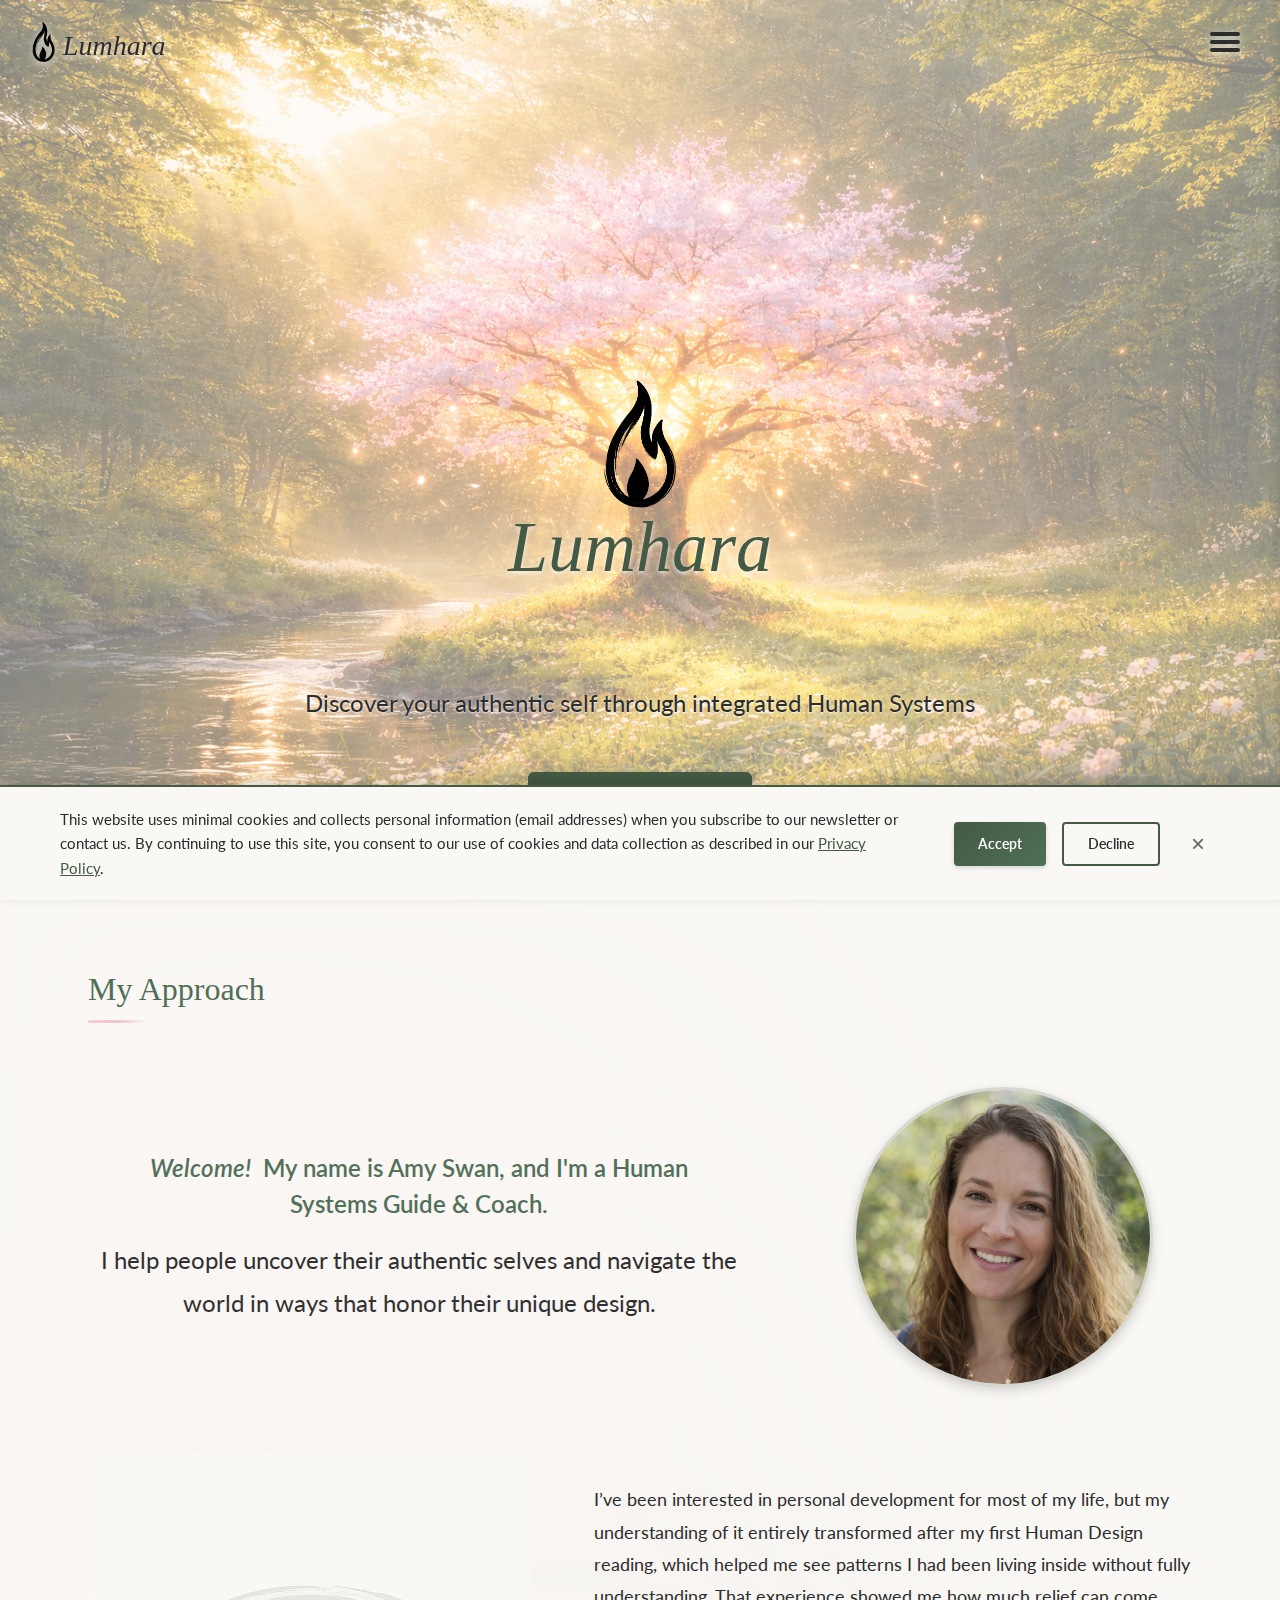
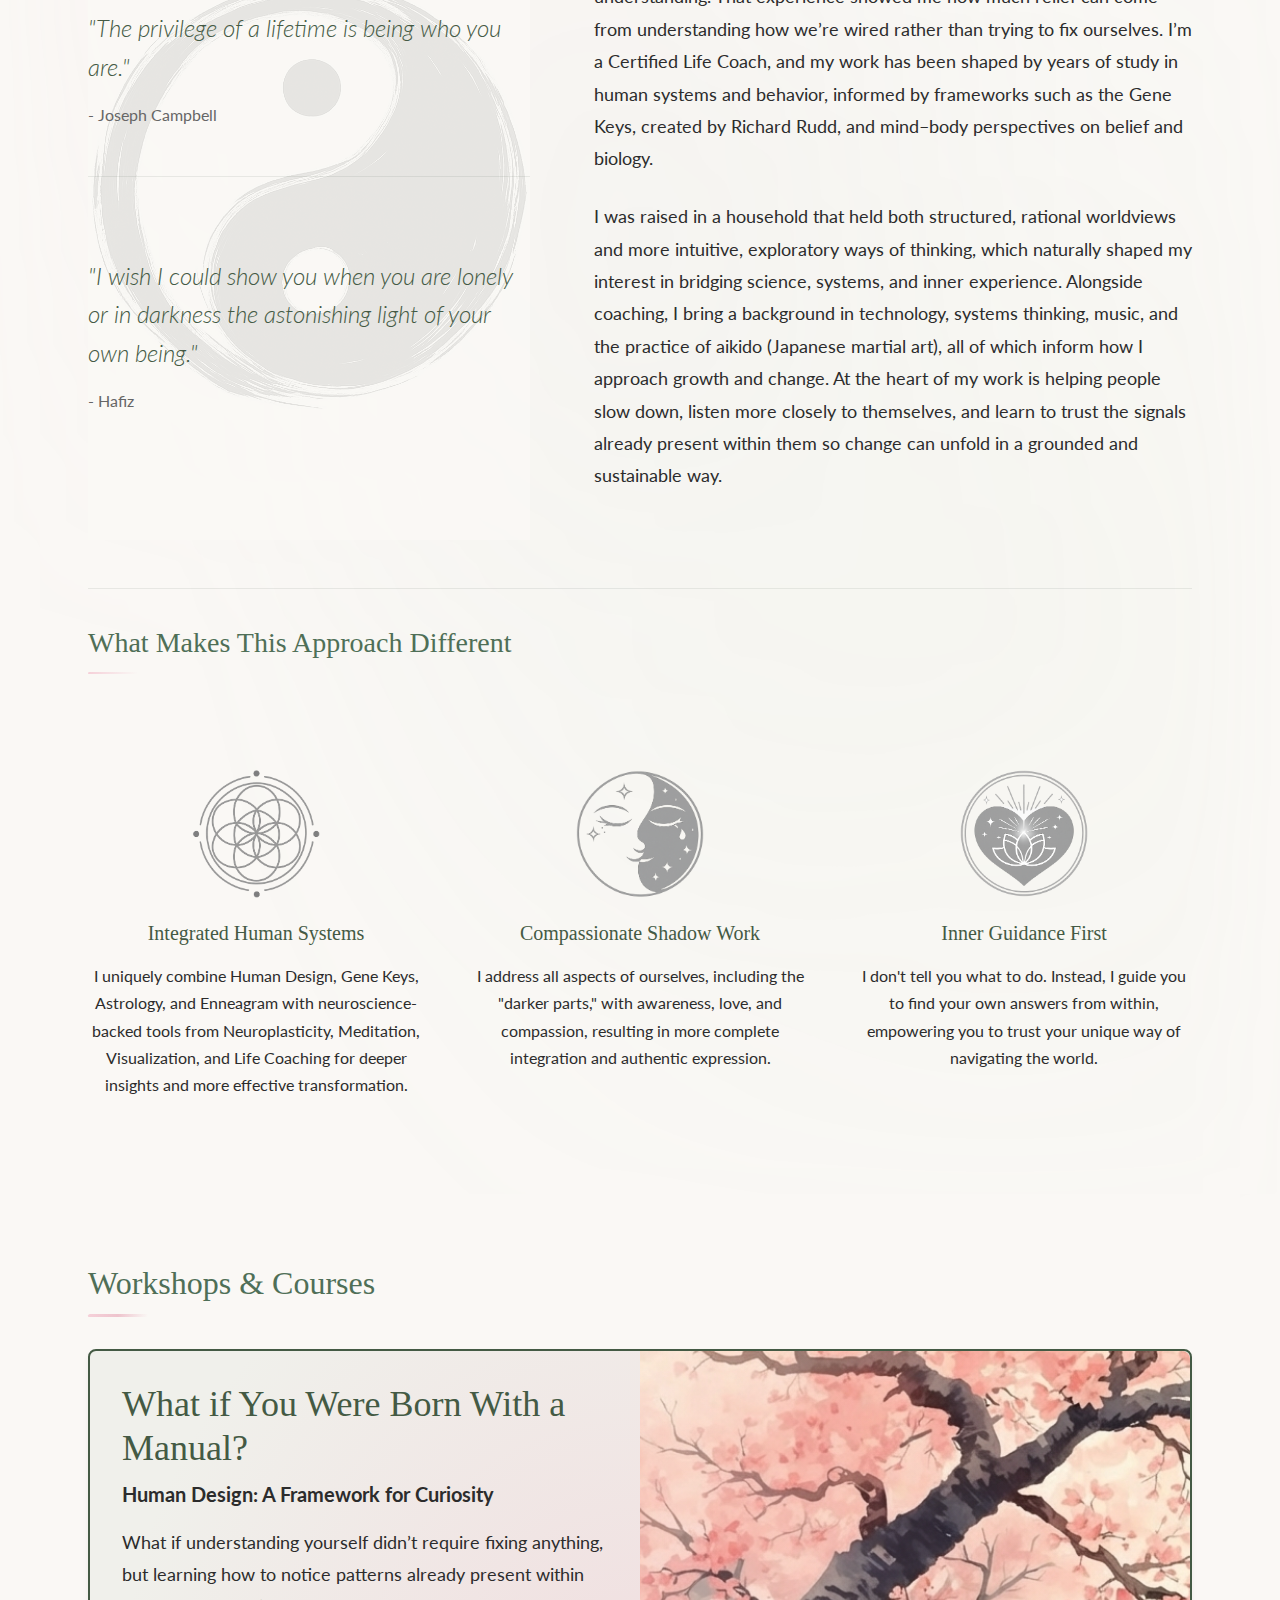
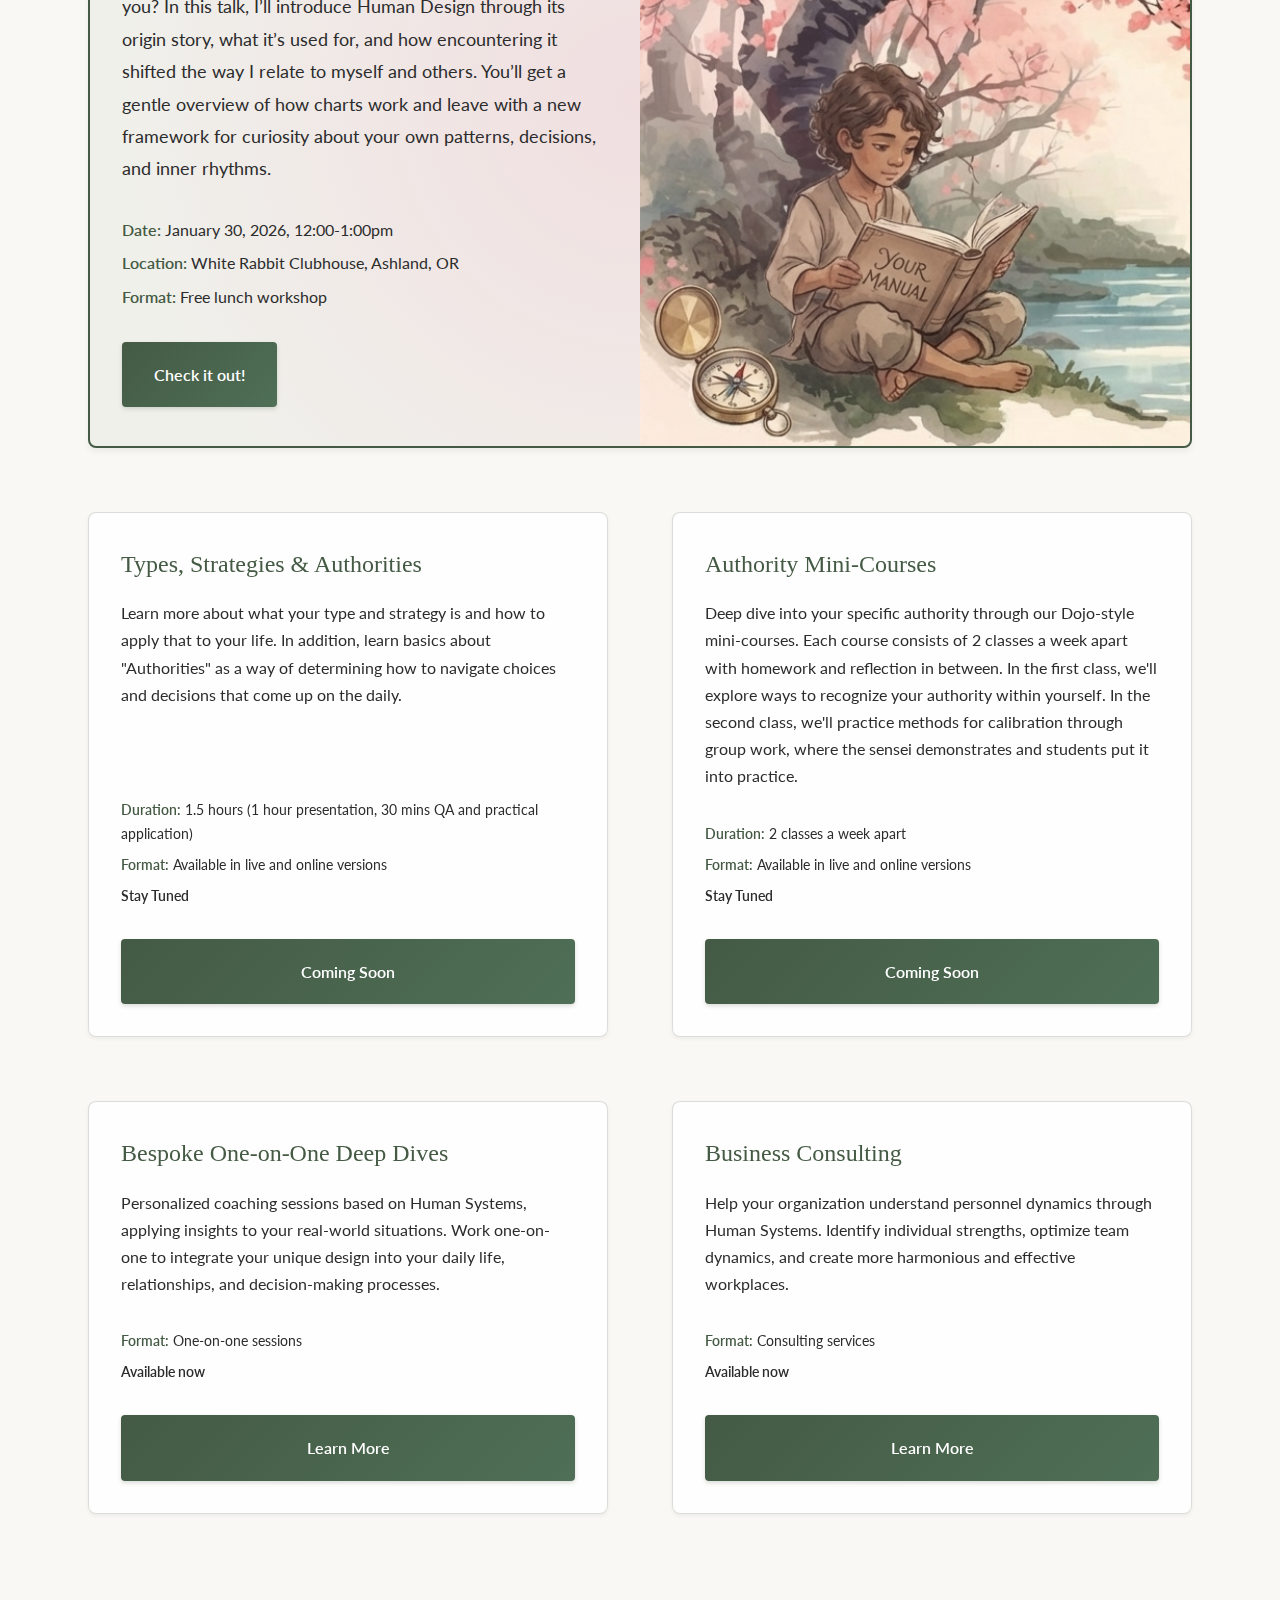
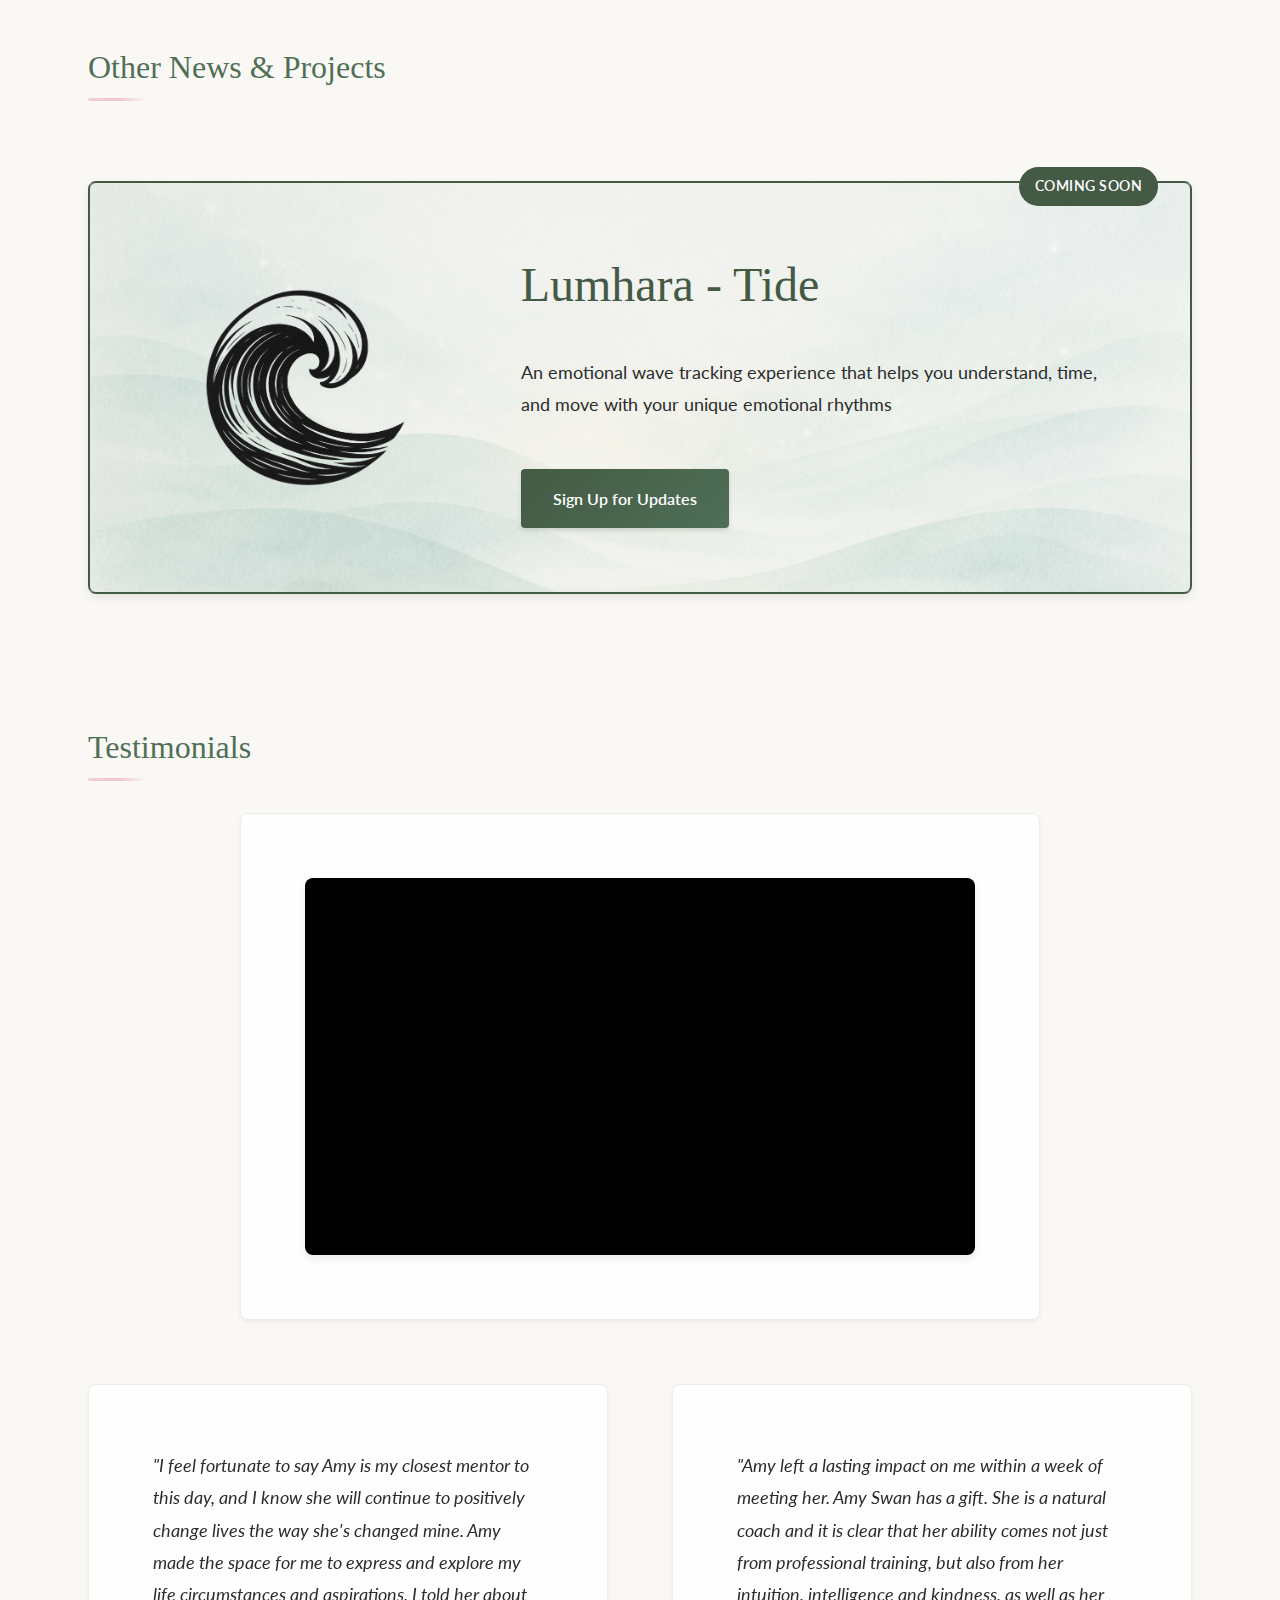
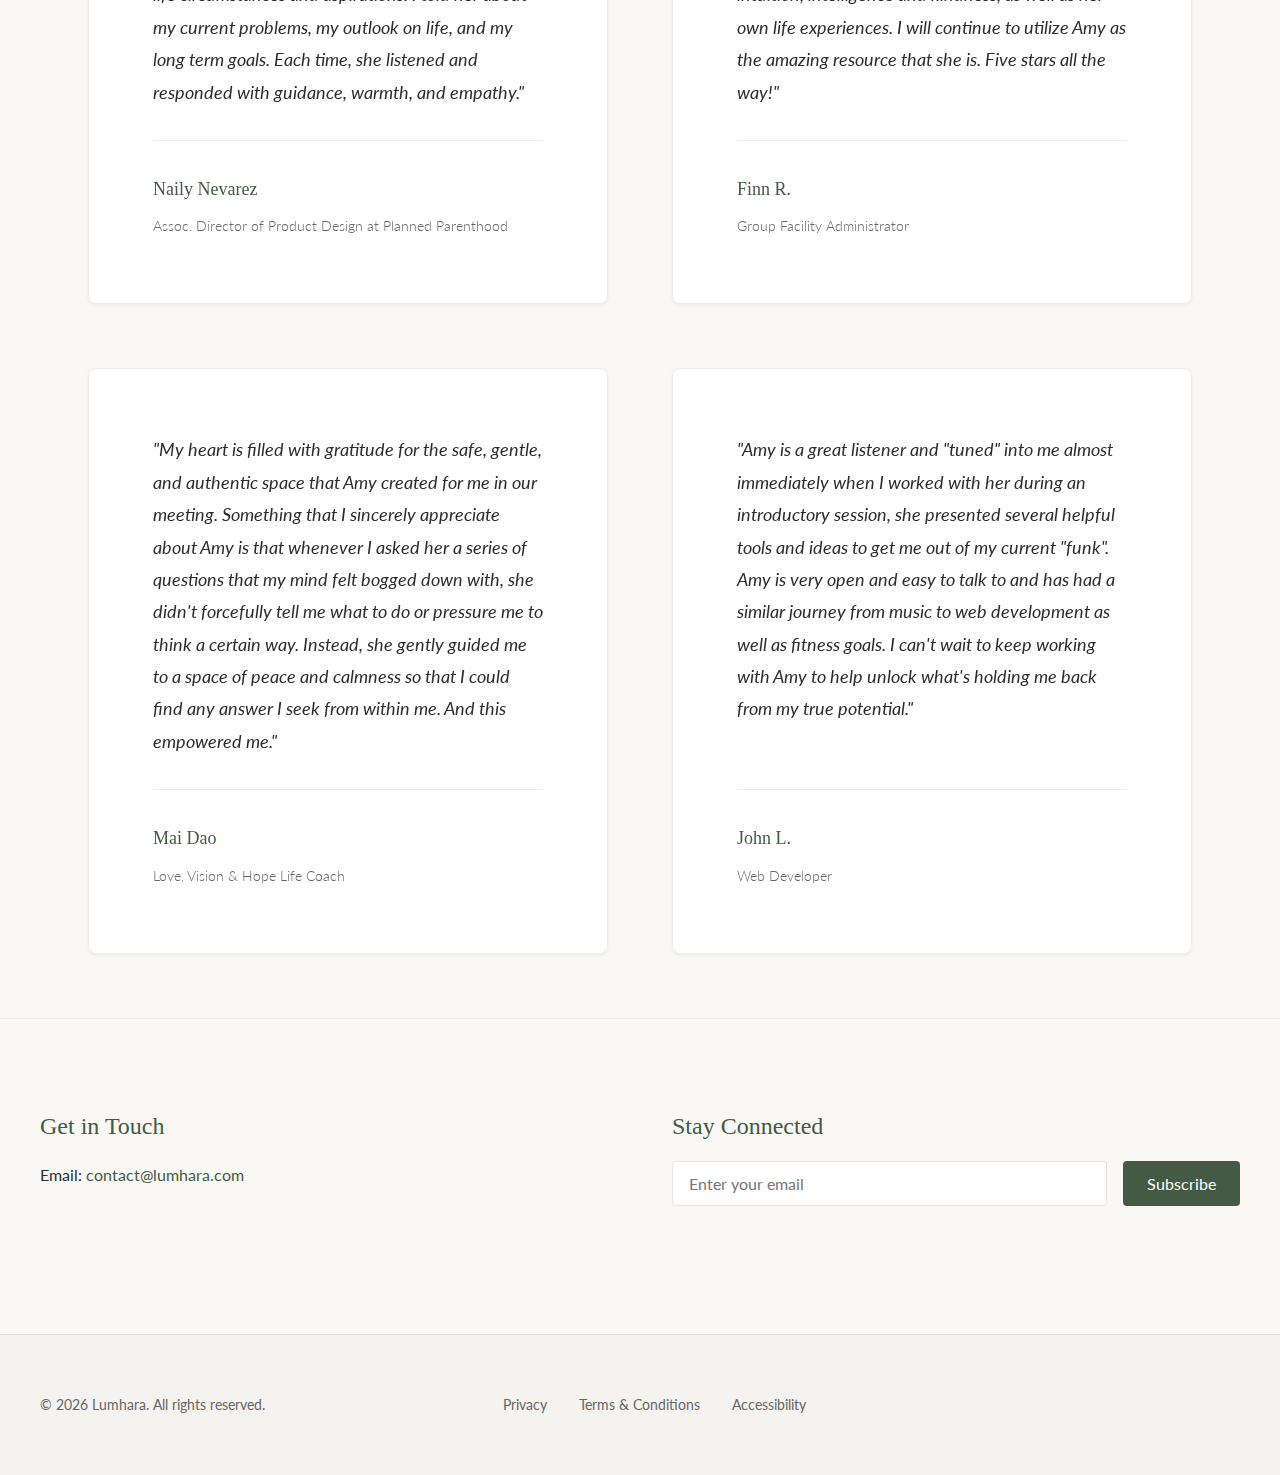
<file: index.html>
<!DOCTYPE html>
<html lang="en">
<head>
    <meta charset="UTF-8">
    <meta name="viewport" content="width=device-width, initial-scale=1.0">
    <meta name="description" content="Lumhara - Human Systems Guide & Coach in Ashland, OR. Illuminate your authentic self through Human Systems guidance, Human Design, Gene Keys, and compassionate coaching.">
    <meta name="keywords" content="Human Systems Guide, Human Design, Gene Keys, Life Coach, Ashland Oregon, Personal Development, Shadow Work, Inner Guidance, Amy Swan">
    <meta name="author" content="Amy Swan">
    <meta name="geo.region" content="US-OR">
    <meta name="geo.placename" content="Ashland">
    <meta name="geo.position" content="42.1946;-122.7095">
    <meta name="ICBM" content="42.1946, -122.7095">
    
    <!-- Open Graph / Facebook -->
    <meta property="og:type" content="website">
    <meta property="og:url" content="https://lumharalife.com/">
    <meta property="og:title" content="Lumhara Life - Human Systems Guide & Coach | Ashland, OR">
    <meta property="og:description" content="Illuminate your authentic self through Human Systems guidance, Human Design, Gene Keys, and compassionate coaching in Ashland, Oregon.">
    <meta property="og:image" content="https://lumharalife.com/assets/images/about-me_headshot-metafield.png">
    <meta property="og:image:width" content="600">
    <meta property="og:image:height" content="600">
    <meta property="og:image:alt" content="Amy Swan, Lumhara Life - Human Systems Guide & Coach">
    <meta property="og:locale" content="en_US">
    
    <!-- Twitter -->
    <meta property="twitter:card" content="summary_large_image">
    <meta property="twitter:url" content="https://lumharalife.com/">
    <meta property="twitter:title" content="Lumhara - Human Systems Guide & Coach | Ashland, OR">
    <meta property="twitter:description" content="Illuminate your authentic self through Human Systems guidance, Human Design, Gene Keys, and compassionate coaching in Ashland, Oregon.">
    <meta property="twitter:image" content="https://lumharalife.com/assets/images/about-me_headshot-metafield.png">
    <meta property="twitter:image:width" content="600">
    <meta property="twitter:image:height" content="600">
    <meta property="twitter:image:alt" content="Amy Swan, Lumhara Life - Human Systems Guide & Coach">
    
    <!-- Canonical URL -->
    <link rel="canonical" href="https://lumharalife.com/">
    
    <!-- Favicon -->
    <link rel="icon" type="image/png" href="assets/images/lumhara_logo_square.png">
    <link rel="apple-touch-icon" href="assets/images/lumhara_logo_square.png">
    
    <title>Lumhara - Human Systems Guide & Coach | Ashland, OR</title>
    <link rel="preconnect" href="https://fonts.googleapis.com">
    <link rel="preconnect" href="https://fonts.gstatic.com" crossorigin>
    <link href="https://fonts.googleapis.com/css2?family=Lato:wght@300;400;700&display=swap" rel="stylesheet">
    <link rel="stylesheet" href="https://cdnjs.cloudflare.com/ajax/libs/font-awesome/6.5.1/css/all.min.css" integrity="sha512-DTOQO9RWCH3ppGqcWaEA1BIZOC6xxalwEsw9c2QQeAIftl+Vegovlnee1c9QX4TctnWMn13TZye+giMm8e2LwA==" crossorigin="anonymous" referrerpolicy="no-referrer" />
    <link rel="stylesheet" href="css/styles.css">
    
    <!-- Structured Data (Schema.org) -->
    <script type="application/ld+json">
    {
      "@context": "https://schema.org",
      "@type": "LocalBusiness",
      "name": "Lumhara Life",
      "description": "Human Systems Guide & LifeCoach offering Human Design, Gene Keys, and compassionate coaching services",
      "url": "https://lumharalife.com",
      "telephone": "",
      "address": {
        "@type": "PostalAddress",
        "addressLocality": "Ashland",
        "addressRegion": "OR",
        "addressCountry": "US"
      },
      "geo": {
        "@type": "GeoCoordinates",
        "latitude": "42.1946",
        "longitude": "-122.7095"
      },
      "areaServed": {
        "@type": "City",
        "name": "Ashland"
      },
      "founder": {
        "@type": "Person",
        "name": "Amy Swan"
      },
      "serviceType": [
        "Human Design Reading",
        "Life Coaching",
        "Gene Keys Guidance",
        "Shadow Work",
        "Personal Development"
      ],
      "priceRange": "$$"
    }
    </script>
    
    <script type="application/ld+json">
    {
      "@context": "https://schema.org",
      "@type": "Person",
      "name": "Amy Swan",
      "jobTitle": "Human Systems Guide & Life Coach",
      "worksFor": {
        "@type": "LocalBusiness",
        "name": "Lumhara"
      },
      "address": {
        "@type": "PostalAddress",
        "addressLocality": "Ashland",
        "addressRegion": "OR",
        "addressCountry": "US"
      }
    }
    </script>
</head>
<body>
    <a href="#main-content" class="skip-link">Skip to main content</a>
    <header>
        <lumhara-header></lumhara-header>
    </header>

    <lumhara-hero></lumhara-hero>

    <main id="main-content">
        <section id="my-approach">
            <h2>My Approach</h2>
            
            <div class="approach-intro">
                <div class="approach-headshot">
                    <img src="assets/images/about-me_headshot.png" alt="Amy Swan, Human Systems Guide & Coach" />
                </div>
                <div class="approach-intro-text">
                    <p class="approach-lead"><strong><i>Welcome!</i>&nbsp; My name is Amy Swan, and I'm a Human Systems Guide & Coach.</strong>
                        I help people uncover their authentic selves and navigate the world in ways that honor their unique design.</p>
                </div>
            </div>
            
            <div class="approach-main-content">
                <div class="philosophy-quote">
                    <blockquote>
                        <p>"The privilege of a lifetime is being who you are."</p>
                        <cite>- Joseph Campbell</cite>
                    </blockquote>
                    <blockquote>
                        <p>"I wish I could show you when you are lonely or in darkness the astonishing light of your own being."</p>
                        <cite>- Hafiz</cite>
                    </blockquote>
                </div>
                
                <div class="approach-story">
                    <p>
                        I’ve been interested in personal development for most of my life, but my understanding of it entirely transformed after my first
                        Human Design reading, which helped me see patterns I had been living inside without fully understanding. That experience showed me
                        how much relief can come from understanding how we’re wired rather than trying to fix ourselves. I’m a Certified Life
                        Coach, and my work has been shaped by years of study in human systems and behavior, informed by frameworks such as the
                        Gene Keys, created by Richard Rudd, and mind–body perspectives on belief and biology.
                      </p>
                      <br />
                      <p>
                        I was raised in a household that held both structured, rational worldviews and more intuitive, exploratory ways of
                        thinking, which naturally shaped my interest in bridging science, systems, and inner experience. Alongside coaching, I
                        bring a background in technology, systems thinking, music, and the practice of aikido (Japanese martial art), all of which inform how I
                        approach growth and change. At the heart of my work is helping people slow down, listen more closely to themselves,
                        and learn to trust the signals already present within them so change can unfold in a grounded and sustainable way.
                      </p>
                </div>
            </div>
                
            <div class="approach-summary">
                <h3>What Makes This Approach Different</h3>
                <div class="approach-items">
                    <div class="approach-item">
                        <img src="assets/images/integrated-human-systems.png" alt="Integrated Human Systems" class="approach-icon" />   
                        <h4>Integrated Human Systems</h4>
                        <p>I uniquely combine Human Design, Gene Keys, Astrology, and Enneagram with neuroscience-backed tools from Neuroplasticity, Meditation, Visualization, and Life Coaching for deeper insights and more effective transformation.</p>
                    </div> 
                    <div class="approach-item">
                        <img src="assets/images/compassionate-shadow-work.png" alt="Compassionate Shadow Work" class="approach-icon" />
                        <h4>Compassionate Shadow Work</h4>
                        <p>I address all aspects of ourselves, including the "darker parts," with awareness, love, and compassion, resulting in more complete integration and authentic expression.</p>
                    </div> 
                    <div class="approach-item">
                        <img src="assets/images/inner-guidance-first.png" alt="Inner Guidance First" class="approach-icon" />
                        <h4>Inner Guidance First</h4>
                        <p>I don't tell you what to do. Instead, I guide you to find your own answers from within, empowering you to trust your unique way of navigating the world.</p>
                    </div>
                </div>
            </div>
        </section>

        <section id="offerings">
            <h2>Workshops & Courses</h2>
            
            <!-- Featured Offer -->
            <article class="featured-offer" aria-label="Featured upcoming event">
                <div class="featured-offer-container">
                    <div class="featured-offer-content">
                        <h3>What if You Were Born With a Manual?</h3>
                        <h4><strong>Human Design: A Framework for Curiosity</strong></h4>
                        <p class="featured-offer-description">What if understanding yourself didn’t require fixing anything, but learning how to notice patterns already present within you? In this talk, I’ll introduce Human Design through its origin story, what it’s used for, and how encountering it shifted the way I relate to myself and others. You’ll get a gentle overview of how charts work and leave with a new framework for curiosity about your own patterns, decisions, and inner rhythms.</p>
                        <div class="featured-offer-details">
                            <p class="featured-offer-date"><strong>Date:</strong> January 30, 2026, 12:00-1:00pm</p>
                            <p class="featured-offer-location"><strong>Location:</strong> White Rabbit Clubhouse, Ashland, OR</p>
                            <p class="featured-offer-format"><strong>Format:</strong> Free lunch workshop</p>
                        </div>
                        <a href="https://whiterabbitashland.com/event/friday-noons-what-if-you-were-born-with-a-manual-2026-01-30-1200" class="cta-button">Check it out!</a>
                    </div>
                    <div class="featured-offer-image">
                        <img src="assets/images/IntroTalk.png" alt="Human Design: A Framework for Curiosity" />
                    </div>
                </div>
            </article>

            <!-- Offering Cards Grid -->
            <div class="offerings-grid">
                <!-- Workshop: Types, Strategies & Authorities -->
                <article class="offering-card" aria-label="Types, Strategies & Authorities workshop">
                    <div class="offering-card-content">
                        <h3>Types, Strategies & Authorities</h3>
                        <p class="offering-description">Learn more about what your type and strategy is and how to apply that to your life. In addition, learn basics about "Authorities" as a way of determining how to navigate choices and decisions that come up on the daily.</p>
                        <div class="offering-details">
                            <p class="offering-duration"><strong>Duration:</strong> 1.5 hours (1 hour presentation, 30 mins QA and practical application)</p>
                            <p class="offering-format"><strong>Format:</strong> Available in live and online versions</p>
                            <p class="offering-status">Stay Tuned</p>
                        </div>
                        <a href="contact.html" class="cta-button">Coming Soon</a>
                    </div>
                </article>

                <!-- Mini-Course: Authority Mini-Courses (Placeholder) -->
                <article class="offering-card" aria-label="Authority mini-courses">
                    <div class="offering-card-content">
                        <h3>Authority Mini-Courses</h3>
                        <p class="offering-description">Deep dive into your specific authority through our Dojo-style mini-courses. Each course consists of 2 classes a week apart with homework and reflection in between. In the first class, we'll explore ways to recognize your authority within yourself. In the second class, we'll practice methods for calibration through group work, where the sensei demonstrates and students put it into practice.</p>
                        <div class="offering-details">
                            <p class="offering-duration"><strong>Duration:</strong> 2 classes a week apart</p>
                            <p class="offering-format"><strong>Format:</strong> Available in live and online versions</p>
                            <p class="offering-status">Stay Tuned</p>
                        </div>
                        <a href="contact.html" class="cta-button">Coming Soon</a>
                    </div>
                </article>

                <!-- One-on-One Deep Dives -->
                <article class="offering-card" aria-label="Bespoke one-on-one deep dives">
                    <div class="offering-card-content">
                        <h3>Bespoke One-on-One Deep Dives</h3>
                        <p class="offering-description">Personalized coaching sessions based on Human Systems, applying insights to your real-world situations. Work one-on-one to integrate your unique design into your daily life, relationships, and decision-making processes.</p>
                        <div class="offering-details">
                            <p class="offering-format"><strong>Format:</strong> One-on-one sessions</p>
                            <p class="offering-status">Available now</p>
                        </div>
                        <a href="contact.html" class="cta-button">Learn More</a>
                    </div>
                </article>

                <!-- Business Consulting -->
                <article class="offering-card" aria-label="Business consulting">
                    <div class="offering-card-content">
                        <h3>Business Consulting</h3>
                        <p class="offering-description">Help your organization understand personnel dynamics through Human Systems. Identify individual strengths, optimize team dynamics, and create more harmonious and effective workplaces.</p>
                        <div class="offering-details">
                            <p class="offering-format"><strong>Format:</strong> Consulting services</p>
                            <p class="offering-status">Available now</p>
                        </div>
                        <a href="contact.html" class="cta-button">Learn More</a>
                    </div>
                </article>
            </div>
        </section>

        <section id="coming-soon">
            <h2>Other News & Projects</h2>
            
            <article class="coming-soon-card" aria-label="Lumhara - Tide coming soon">
                <span class="coming-soon-badge">Coming Soon</span>
                <div class="coming-soon-content">
                    <div class="coming-soon-logo">
                        <img src="assets/images/lumhara-tide_logo.png" alt="Lumhara - Tide logo, stylized wave graphic" />
                    </div>
                    <div class="coming-soon-text">
                        <h3>Lumhara - Tide</h3>
                        <p class="coming-soon-description">An emotional wave tracking experience that helps you understand, time, and move with your unique emotional rhythms</p>
                        <button class="cta-button" id="newsletter-signup-btn" aria-label="Sign up for updates about Lumhara - Tide and other upcoming projects">Sign Up for Updates</button>
                    </div>
                </div>
            </article>
        </section>

        <section id="testimonials">
            <h2>Testimonials</h2>
            
            <!-- Video Testimonial -->
            <article class="testimonial-card testimonial-video" aria-label="Video testimonial">
                <div class="testimonial-video-container">
                    <iframe 
                        src="https://www.youtube.com/embed/CYgj5LVvrTg"
                        title="Client testimonial video"
                        frameborder="0"
                        allow="accelerometer; clipboard-write; encrypted-media; gyroscope; picture-in-picture"
                        allowfullscreen
                        class="testimonial-video-iframe">
                    </iframe>
                </div>
            </article>

            <!-- Testimonials Grid -->
            <div class="testimonials-grid">
                <!-- Testimonial 1: Naily Nevarez -->
                <article class="testimonial-card" aria-label="Testimonial from Naily Nevarez">
                    <blockquote class="testimonial-quote">
                        <p>"I feel fortunate to say Amy is my closest mentor to this day, and I know she will continue to positively change lives the way she's changed mine. Amy made the space for me to express and explore my life circumstances and aspirations. I told her about my current problems, my outlook on life, and my long term goals. Each time, she listened and responded with guidance, warmth, and empathy."</p>
                    </blockquote>
                    <div class="testimonial-author">
                        <p class="testimonial-name">Naily Nevarez</p>
                        <p class="testimonial-title">Assoc. Director of Product Design at Planned Parenthood</p>
                    </div>
                </article>

                <!-- Testimonial 2: Finn R. -->
                <article class="testimonial-card" aria-label="Testimonial from Finn R.">
                    <blockquote class="testimonial-quote">
                        <p>"Amy left a lasting impact on me within a week of meeting her. Amy Swan has a gift. She is a natural coach and it is clear that her ability comes not just from professional training, but also from her intuition, intelligence and kindness, as well as her own life experiences. I will continue to utilize Amy as the amazing resource that she is. Five stars all the way!"</p>
                    </blockquote>
                    <div class="testimonial-author">
                        <p class="testimonial-name">Finn R.</p>
                        <p class="testimonial-title">Group Facility Administrator</p>
                    </div>
                </article>

                <!-- Testimonial 3: Mai Dao -->
                <article class="testimonial-card" aria-label="Testimonial from Mai Dao">
                    <blockquote class="testimonial-quote">
                        <p>"My heart is filled with gratitude for the safe, gentle, and authentic space that Amy created for me in our meeting. Something that I sincerely appreciate about Amy is that whenever I asked her a series of questions that my mind felt bogged down with, she didn't forcefully tell me what to do or pressure me to think a certain way. Instead, she gently guided me to a space of peace and calmness so that I could find any answer I seek from within me. And this empowered me."</p>
                    </blockquote>
                    <div class="testimonial-author">
                        <p class="testimonial-name">Mai Dao</p>
                        <p class="testimonial-title">Love, Vision & Hope Life Coach</p>
                    </div>
                </article>

                <!-- Testimonial 4: John L. -->
                <article class="testimonial-card" aria-label="Testimonial from John L.">
                    <blockquote class="testimonial-quote">
                        <p>"Amy is a great listener and "tuned" into me almost immediately when I worked with her during an introductory session, she presented several helpful tools and ideas to get me out of my current "funk". Amy is very open and easy to talk to and has had a similar journey from music to web development as well as fitness goals. I can't wait to keep working with Amy to help unlock what's holding me back from my true potential."</p>
                    </blockquote>
                    <div class="testimonial-author">
                        <p class="testimonial-name">John L.</p>
                        <p class="testimonial-title">Web Developer</p>
                    </div>
                </article>
            </div>
        </section>
    </main>

    <lumhara-footer></lumhara-footer>

    <!-- GDPR Cookie Consent Banner -->
    <lumhara-gdpr-banner></lumhara-gdpr-banner>

    <!-- Newsletter Signup Modal -->
    <div id="newsletter-modal" class="modal" aria-modal="true" aria-labelledby="modal-title" aria-hidden="true" role="dialog">
        <div class="modal-backdrop" aria-label="Close modal"></div>
        <div class="modal-container">
            <button class="modal-close" aria-label="Close newsletter signup form" type="button">
                <span aria-hidden="true">&times;</span>
            </button>
            <div class="modal-content">
                <h2 id="modal-title" class="sr-only">Newsletter Signup - Lumhara - Tide</h2>
                <iframe 
                    src="https://docs.google.com/forms/d/e/1FAIpQLSf_FQ3oPoLET6eaHx5Y-9hU8Ss9_cntyzWZbEaxKIiBQUxxrg/viewform?usp=dialog"
                    title="Lumhara Newsletter & Tide Early Access Sign Up"
                    frameborder="0"
                    allowfullscreen
                    class="modal-iframe">
                </iframe>
            </div>
        </div>
    </div>

    <script type="module" src="js/lumhara-header.js"></script>
    <script type="module" src="js/lumhara-nav-menu.js"></script>
    <script type="module" src="js/lumhara-hero.js"></script>
    <script type="module" src="js/lumhara-footer.js"></script>
    <script type="module" src="js/lumhara-newsletter.js"></script>
    <script type="module" src="js/coming-soon-modal.js"></script>
    <script type="module" src="js/lumhara-gdpr-banner.js"></script>
</body>
</html>
</file>
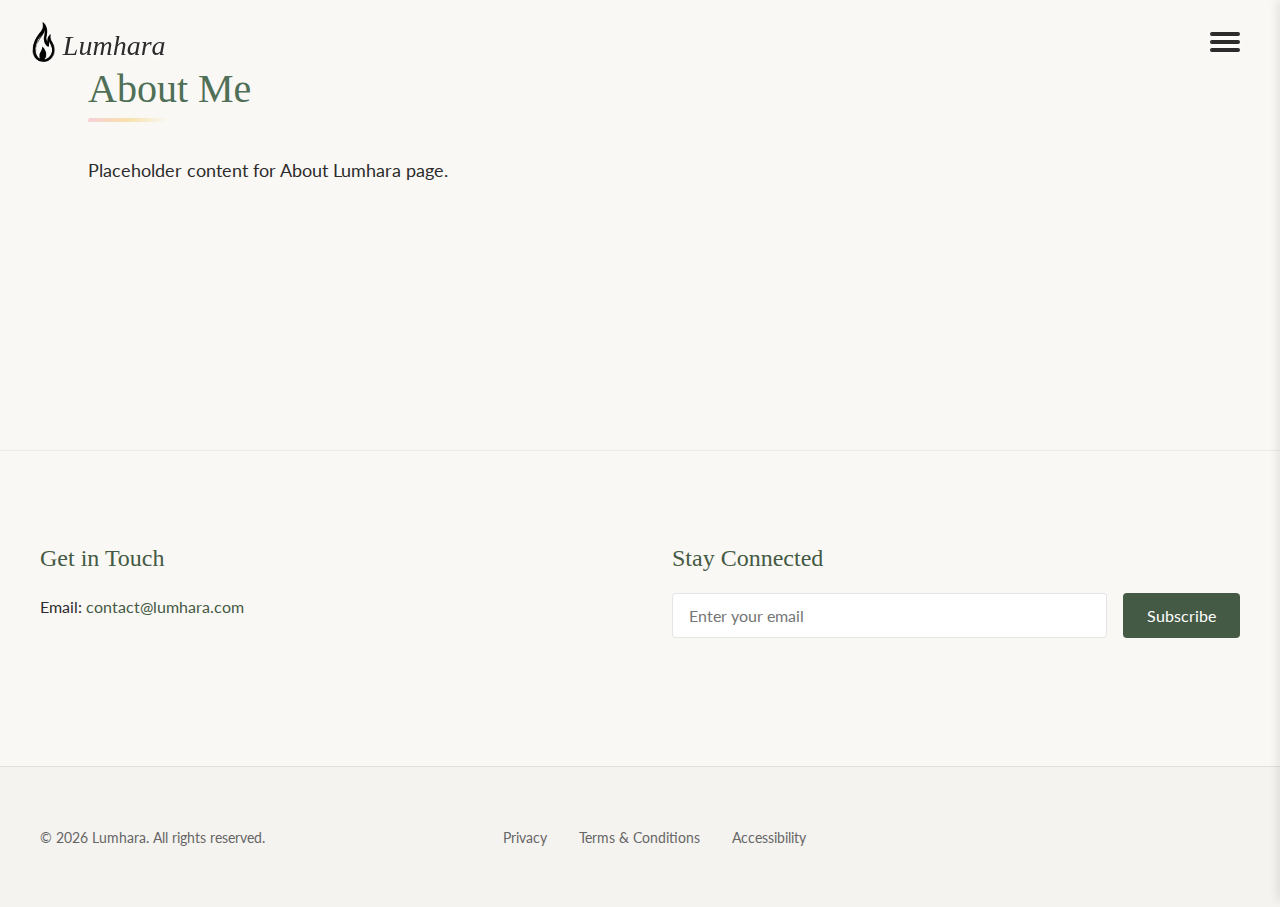
<file: about.html>
<!DOCTYPE html>
<html lang="en">
<head>
    <meta charset="UTF-8">
    <meta name="viewport" content="width=device-width, initial-scale=1.0">
    <meta name="description" content="About Lumhara - Learn about the Human Systems Guide & Coach approach to self-discovery and transformation.">
    <title>About - Lumhara</title>
    <link rel="preconnect" href="https://fonts.googleapis.com">
    <link rel="preconnect" href="https://fonts.gstatic.com" crossorigin>
    <link href="https://fonts.googleapis.com/css2?family=Lato:wght@300;400;700&display=swap" rel="stylesheet">
    <link rel="stylesheet" href="https://cdnjs.cloudflare.com/ajax/libs/font-awesome/6.5.1/css/all.min.css" integrity="sha512-DTOQO9RWCH3ppGqcWaEA1BIZOC6xxalwEsw9c2QQeAIftl+Vegovlnee1c9QX4TctnWMn13TZye+giMm8e2LwA==" crossorigin="anonymous" referrerpolicy="no-referrer" />
    <link rel="stylesheet" href="css/styles.css">
</head>
<body>
    <header>
        <lumhara-header></lumhara-header>
    </header>

    <main>
        <section>
            <h1>About Me</h1>
            <p>Placeholder content for About Lumhara page.</p>
        </section>
    </main>

    <lumhara-footer></lumhara-footer>

    <script type="module" src="js/lumhara-header.js"></script>
    <script type="module" src="js/lumhara-nav-menu.js"></script>
    <script type="module" src="js/lumhara-footer.js"></script>
</body>
</html>
</file>
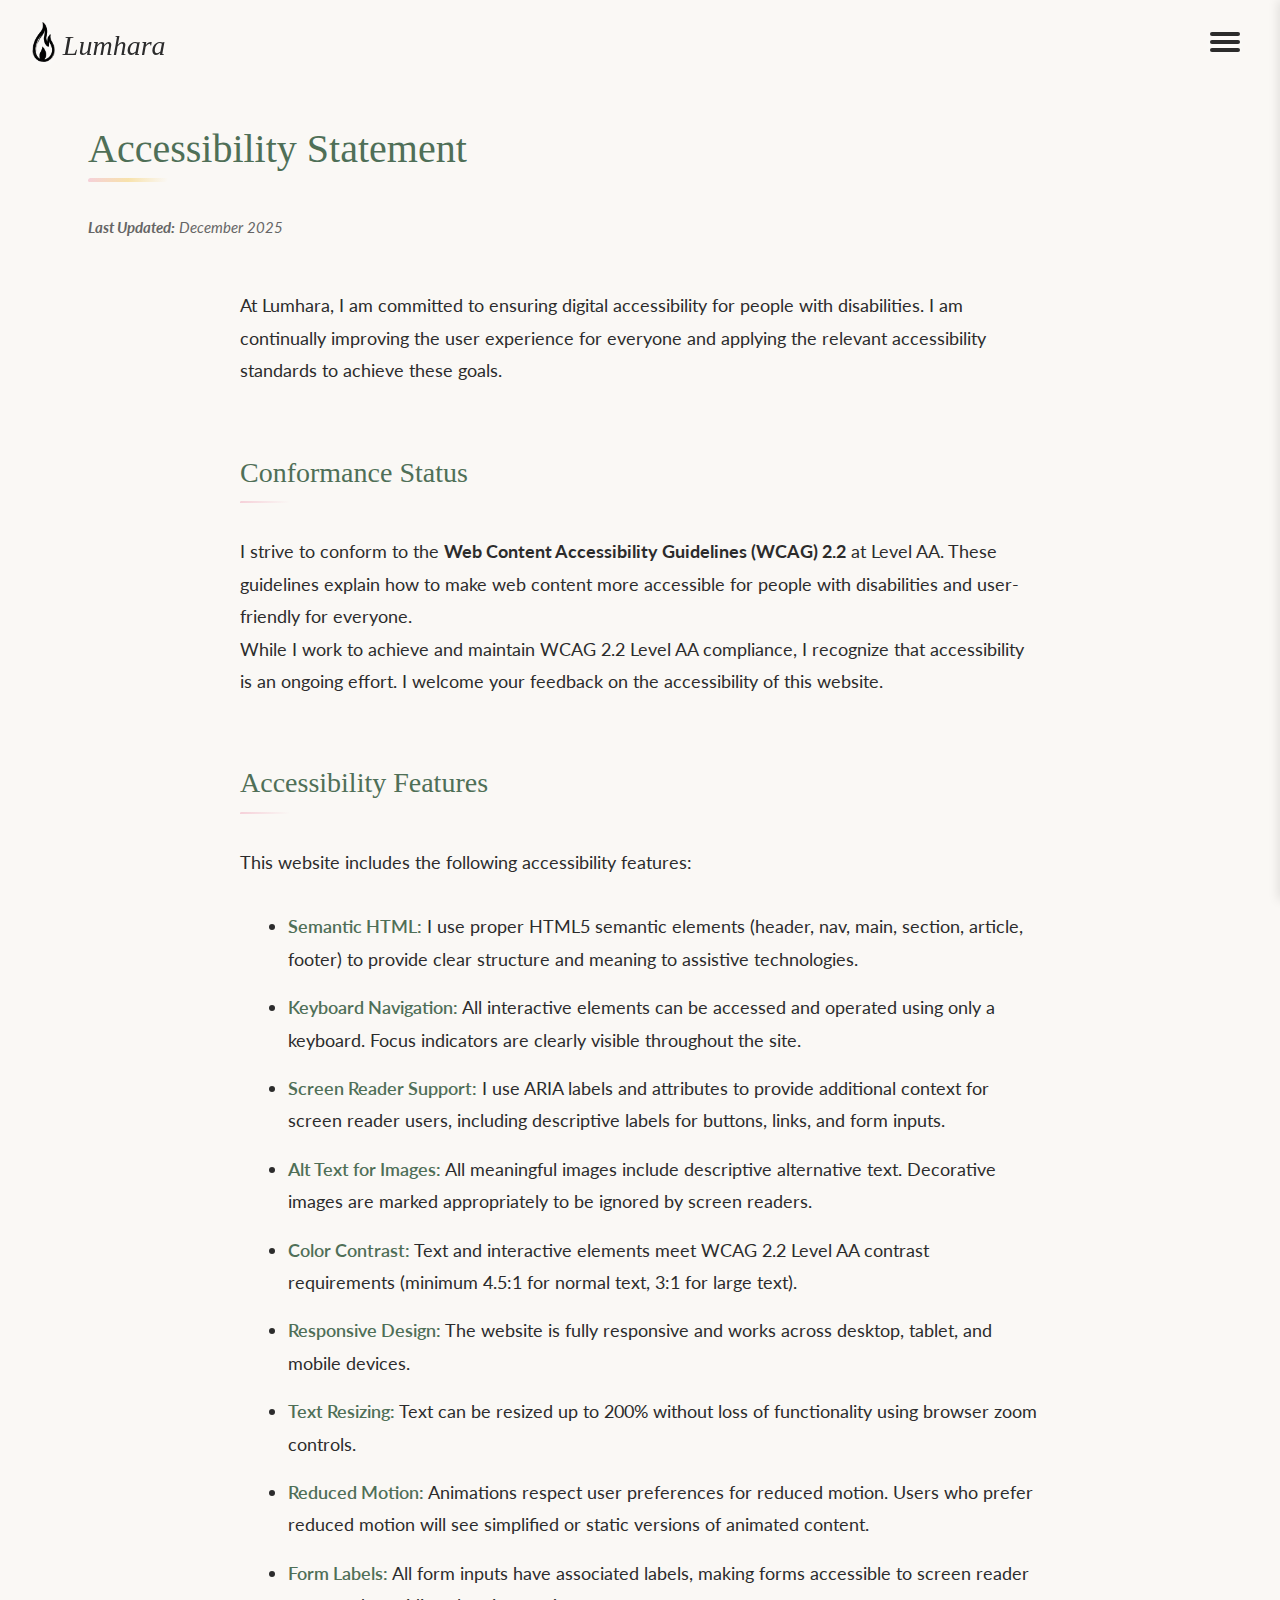
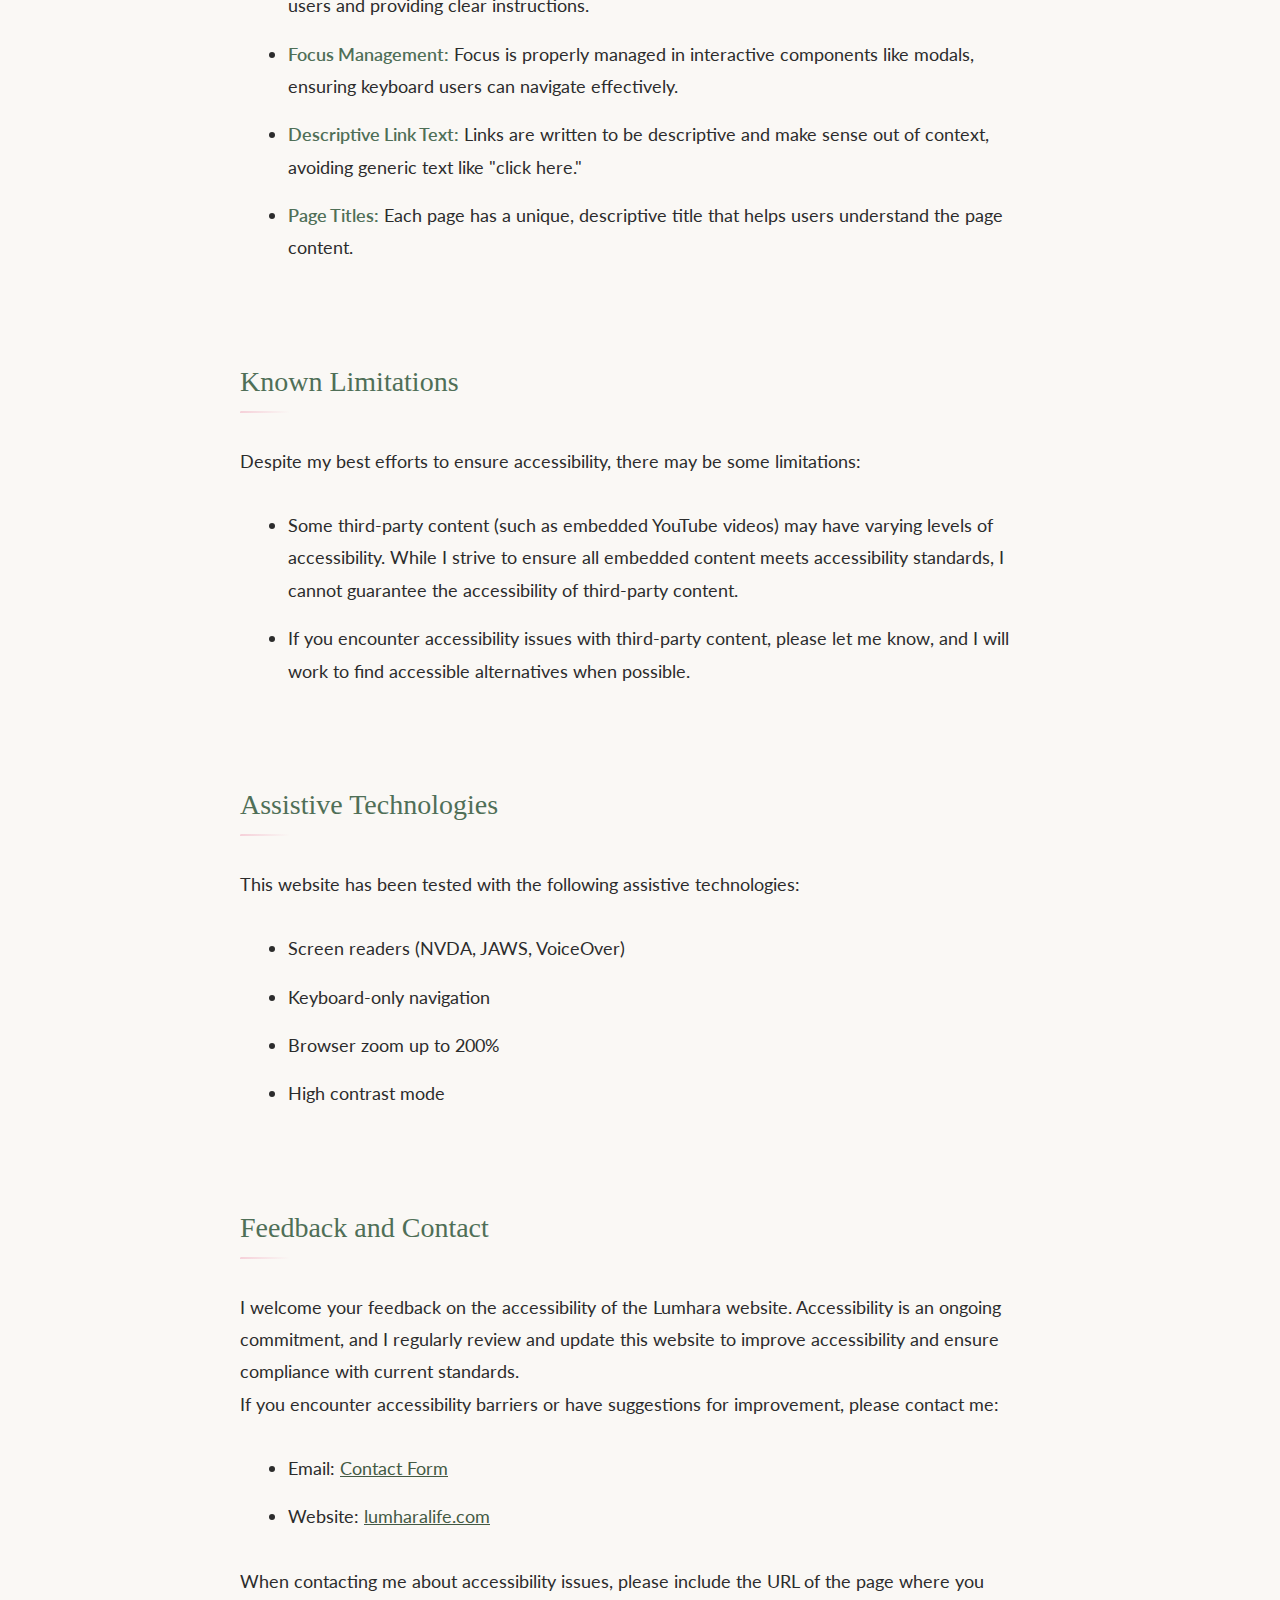
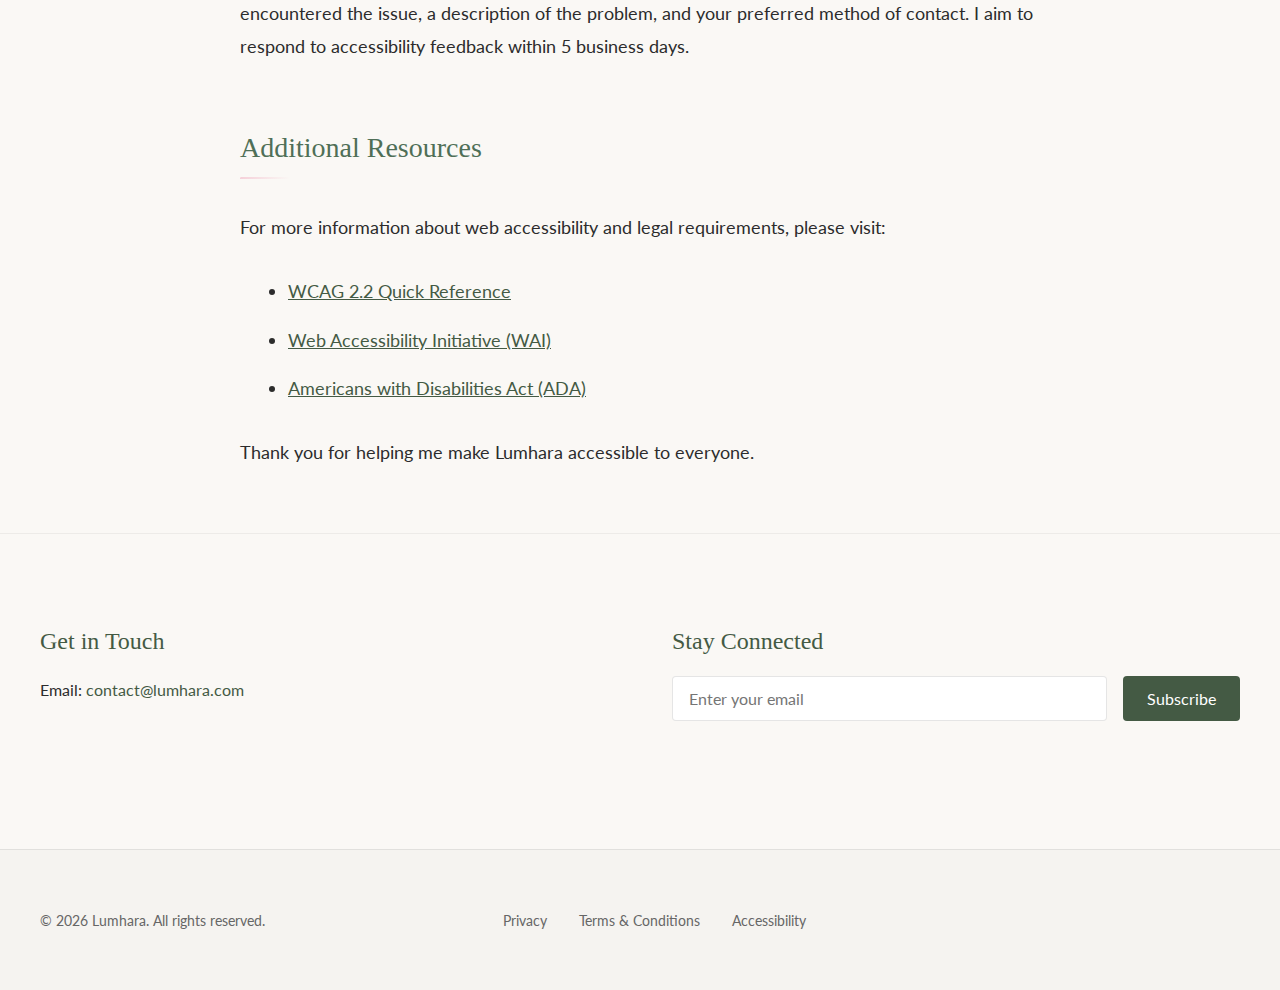
<file: accessibility.html>
<!DOCTYPE html>
<html lang="en">
<head>
    <meta charset="UTF-8">
    <meta name="viewport" content="width=device-width, initial-scale=1.0">
    <meta name="description" content="Accessibility Statement for Lumhara - Our commitment to making our website accessible to everyone.">
    <title>Accessibility Statement - Lumhara</title>
    <link rel="preconnect" href="https://fonts.googleapis.com">
    <link rel="preconnect" href="https://fonts.gstatic.com" crossorigin>
    <link href="https://fonts.googleapis.com/css2?family=Lato:wght@300;400;700&display=swap" rel="stylesheet">
    <link rel="stylesheet" href="https://cdnjs.cloudflare.com/ajax/libs/font-awesome/6.5.1/css/all.min.css" integrity="sha512-DTOQO9RWCH3ppGqcWaEA1BIZOC6xxalwEsw9c2QQeAIftl+Vegovlnee1c9QX4TctnWMn13TZye+giMm8e2LwA==" crossorigin="anonymous" referrerpolicy="no-referrer" />
    <link rel="stylesheet" href="css/styles.css">
</head>
<body>
    <header>
        <lumhara-header></lumhara-header>
    </header>

    <main>
        <section id="accessibility">
            <h1>Accessibility Statement</h1>
            <p class="accessibility-intro"><strong>Last Updated:</strong> December 2025</p>
            
            <div class="accessibility-content">
                <p>At Lumhara, I am committed to ensuring digital accessibility for people with disabilities. I am continually improving the user experience for everyone and applying the relevant accessibility standards to achieve these goals.</p>
                
                <h2>Conformance Status</h2>
                <p>I strive to conform to the <strong>Web Content Accessibility Guidelines (WCAG) 2.2</strong> at Level AA. These guidelines explain how to make web content more accessible for people with disabilities and user-friendly for everyone.</p>
                <p>While I work to achieve and maintain WCAG 2.2 Level AA compliance, I recognize that accessibility is an ongoing effort. I welcome your feedback on the accessibility of this website.</p>
                
                <h2>Accessibility Features</h2>
                <p>This website includes the following accessibility features:</p>
                <ul>
                    <li><strong>Semantic HTML:</strong> I use proper HTML5 semantic elements (header, nav, main, section, article, footer) to provide clear structure and meaning to assistive technologies.</li>
                    <li><strong>Keyboard Navigation:</strong> All interactive elements can be accessed and operated using only a keyboard. Focus indicators are clearly visible throughout the site.</li>
                    <li><strong>Screen Reader Support:</strong> I use ARIA labels and attributes to provide additional context for screen reader users, including descriptive labels for buttons, links, and form inputs.</li>
                    <li><strong>Alt Text for Images:</strong> All meaningful images include descriptive alternative text. Decorative images are marked appropriately to be ignored by screen readers.</li>
                    <li><strong>Color Contrast:</strong> Text and interactive elements meet WCAG 2.2 Level AA contrast requirements (minimum 4.5:1 for normal text, 3:1 for large text).</li>
                    <li><strong>Responsive Design:</strong> The website is fully responsive and works across desktop, tablet, and mobile devices.</li>
                    <li><strong>Text Resizing:</strong> Text can be resized up to 200% without loss of functionality using browser zoom controls.</li>
                    <li><strong>Reduced Motion:</strong> Animations respect user preferences for reduced motion. Users who prefer reduced motion will see simplified or static versions of animated content.</li>
                    <li><strong>Form Labels:</strong> All form inputs have associated labels, making forms accessible to screen reader users and providing clear instructions.</li>
                    <li><strong>Focus Management:</strong> Focus is properly managed in interactive components like modals, ensuring keyboard users can navigate effectively.</li>
                    <li><strong>Descriptive Link Text:</strong> Links are written to be descriptive and make sense out of context, avoiding generic text like "click here."</li>
                    <li><strong>Page Titles:</strong> Each page has a unique, descriptive title that helps users understand the page content.</li>
                </ul>
                
                <h2>Known Limitations</h2>
                <p>Despite my best efforts to ensure accessibility, there may be some limitations:</p>
                <ul>
                    <li>Some third-party content (such as embedded YouTube videos) may have varying levels of accessibility. While I strive to ensure all embedded content meets accessibility standards, I cannot guarantee the accessibility of third-party content.</li>
                    <li>If you encounter accessibility issues with third-party content, please let me know, and I will work to find accessible alternatives when possible.</li>
                </ul>
                
                <h2>Assistive Technologies</h2>
                <p>This website has been tested with the following assistive technologies:</p>
                <ul>
                    <li>Screen readers (NVDA, JAWS, VoiceOver)</li>
                    <li>Keyboard-only navigation</li>
                    <li>Browser zoom up to 200%</li>
                    <li>High contrast mode</li>
                </ul>
                
                <h2>Feedback and Contact</h2>
                <p>I welcome your feedback on the accessibility of the Lumhara website. Accessibility is an ongoing commitment, and I regularly review and update this website to improve accessibility and ensure compliance with current standards.</p>
                <p>If you encounter accessibility barriers or have suggestions for improvement, please contact me:</p>
                <ul>
                    <li>Email: <a href="contact.html">Contact Form</a></li>
                    <li>Website: <a href="index.html">lumharalife.com</a></li>
                </ul>
                <p>When contacting me about accessibility issues, please include the URL of the page where you encountered the issue, a description of the problem, and your preferred method of contact. I aim to respond to accessibility feedback within 5 business days.</p>
                
                <h2>Additional Resources</h2>
                <p>For more information about web accessibility and legal requirements, please visit:</p>
                <ul>
                    <li><a href="https://www.w3.org/WAI/WCAG22/quickref/" target="_blank" rel="noopener noreferrer">WCAG 2.2 Quick Reference</a></li>
                    <li><a href="https://www.w3.org/WAI/" target="_blank" rel="noopener noreferrer">Web Accessibility Initiative (WAI)</a></li>
                    <li><a href="https://www.ada.gov/" target="_blank" rel="noopener noreferrer">Americans with Disabilities Act (ADA)</a></li>
                </ul>
                <p>Thank you for helping me make Lumhara accessible to everyone.</p>
            </div>
        </section>
    </main>

    <lumhara-footer></lumhara-footer>

    <script type="module" src="js/lumhara-header.js"></script>
    <script type="module" src="js/lumhara-nav-menu.js"></script>
    <script type="module" src="js/lumhara-footer.js"></script>
</body>
</html>
</file>
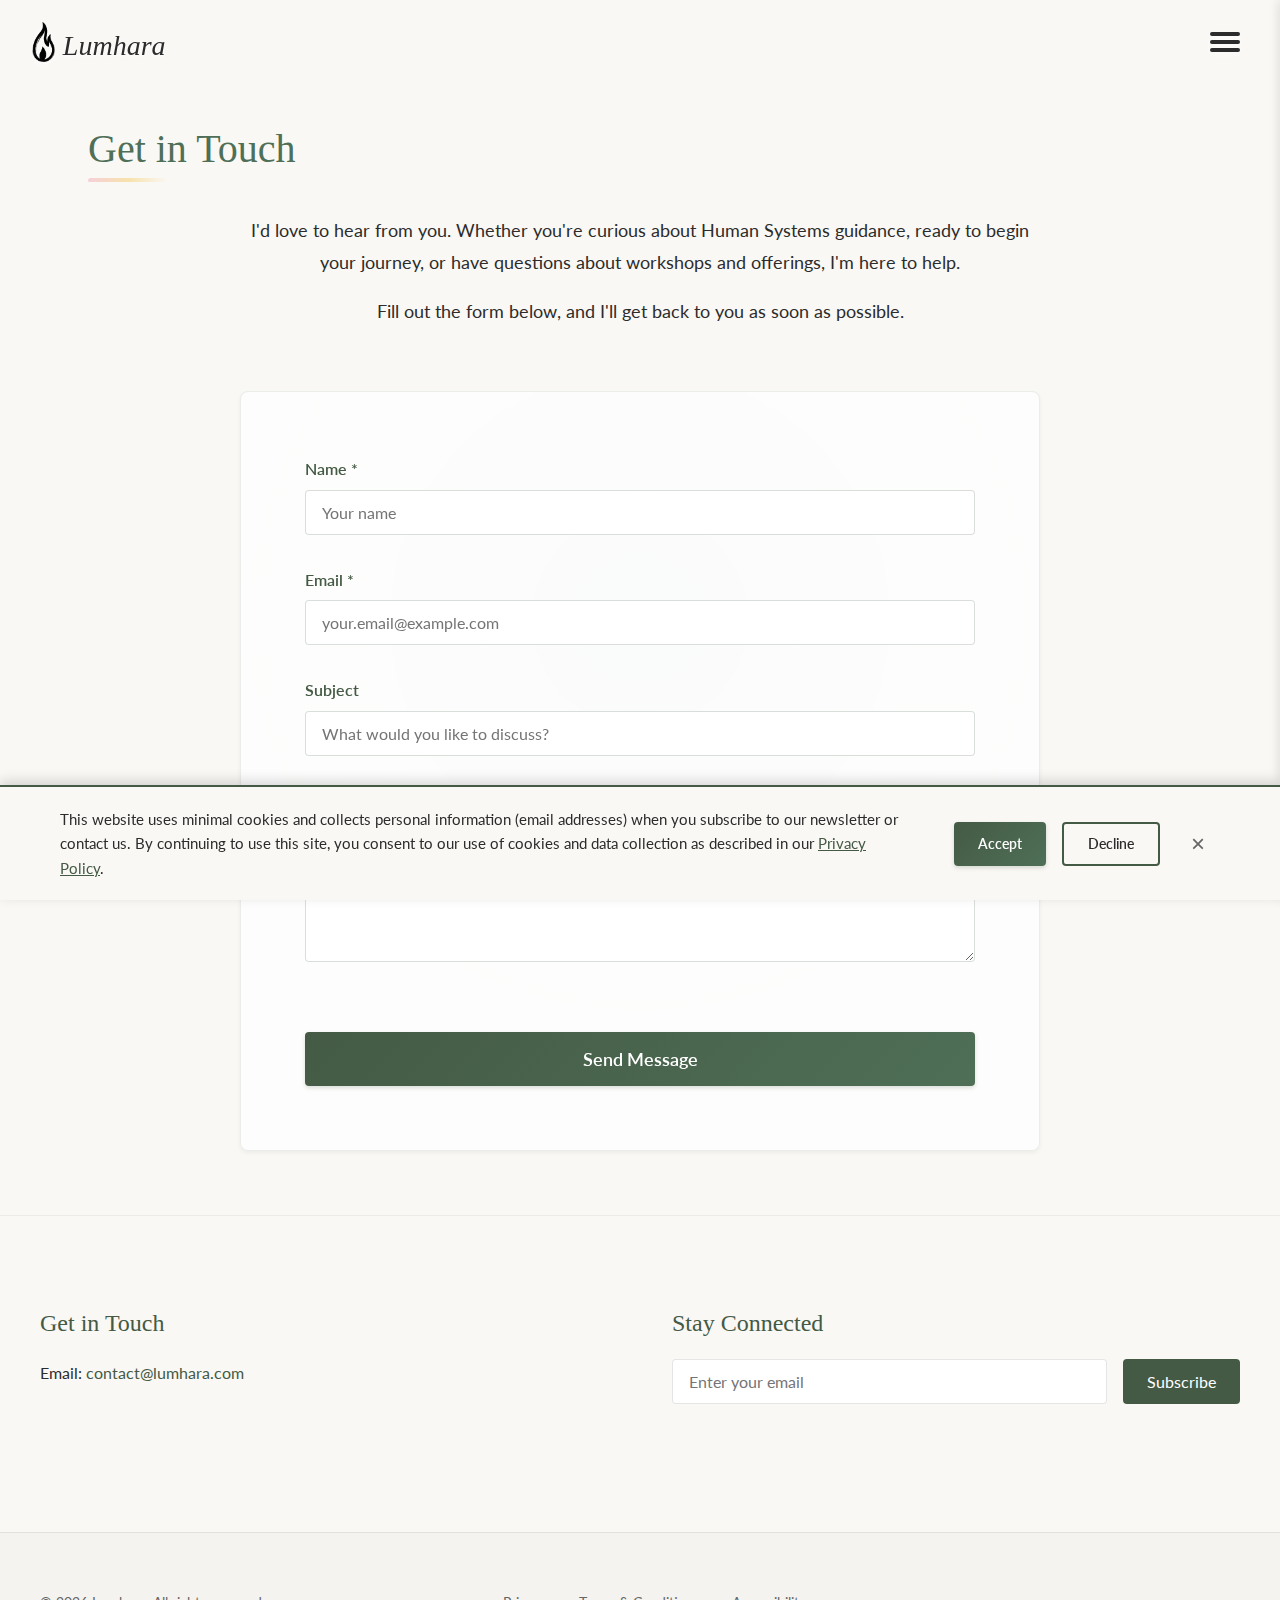
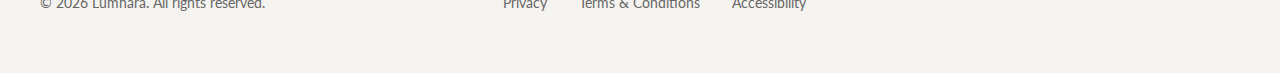
<file: contact.html>
<!DOCTYPE html>
<html lang="en">
<head>
    <meta charset="UTF-8">
    <meta name="viewport" content="width=device-width, initial-scale=1.0">
    <meta name="description" content="Contact Lumhara - Get in touch with Amy Swan, Human Systems Guide & Coach.">
    <title>Contact - Lumhara</title>
    <link rel="preconnect" href="https://fonts.googleapis.com">
    <link rel="preconnect" href="https://fonts.gstatic.com" crossorigin>
    <link href="https://fonts.googleapis.com/css2?family=Lato:wght@300;400;700&display=swap" rel="stylesheet">
    <link rel="stylesheet" href="https://cdnjs.cloudflare.com/ajax/libs/font-awesome/6.5.1/css/all.min.css" integrity="sha512-DTOQO9RWCH3ppGqcWaEA1BIZOC6xxalwEsw9c2QQeAIftl+Vegovlnee1c9QX4TctnWMn13TZye+giMm8e2LwA==" crossorigin="anonymous" referrerpolicy="no-referrer" />
    <link rel="stylesheet" href="css/styles.css">
</head>
<body>
    <a href="#main-content" class="skip-link">Skip to main content</a>
    <header>
        <lumhara-header></lumhara-header>
    </header>

    <main id="main-content">
        <section id="contact">
            <h1>Get in Touch</h1>
            <div class="contact-container">
                <div class="contact-intro">
                    <p>I'd love to hear from you. Whether you're curious about Human Systems guidance, ready to begin your journey, or have questions about workshops and offerings, I'm here to help.</p>
                    <p>Fill out the form below, and I'll get back to you as soon as possible.</p>
                </div>
                
                <form id="contact-form" class="contact-form" action="https://formsubmit.co/YOUR_EMAIL@example.com" method="POST" aria-label="Contact form">
                    <!-- FormSubmit configuration -->
                    <input type="hidden" name="_subject" value="New Contact Form Submission from Lumhara">
                    <input type="hidden" name="_captcha" value="false">
                    <input type="hidden" name="_template" value="box">
                    <input type="hidden" name="_next" value="">
                    
                    <div class="form-group">
                        <label for="contact-name">Name <span class="required">*</span></label>
                        <input 
                            type="text" 
                            id="contact-name" 
                            name="name" 
                            required 
                            aria-required="true"
                            placeholder="Your name">
                    </div>
                    
                    <div class="form-group">
                        <label for="contact-email">Email <span class="required">*</span></label>
                        <input 
                            type="email" 
                            id="contact-email" 
                            name="email" 
                            required 
                            aria-required="true"
                            placeholder="your.email@example.com">
                    </div>
                    
                    <div class="form-group">
                        <label for="contact-subject">Subject</label>
                        <input 
                            type="text" 
                            id="contact-subject" 
                            name="subject" 
                            placeholder="What would you like to discuss?">
                    </div>
                    
                    <div class="form-group">
                        <label for="contact-message">Message <span class="required">*</span></label>
                        <textarea 
                            id="contact-message" 
                            name="message" 
                            rows="6" 
                            required 
                            aria-required="true"
                            placeholder="Tell me about yourself and what you're looking for..."></textarea>
                    </div>
                    
                    <!-- Honeypot field for spam protection (hidden from users) -->
                    <input type="text" name="_gotcha" style="display: none;" tabindex="-1" autocomplete="off">
                    
                    <!-- Success/error messages -->
                    <div id="form-messages" class="form-messages" role="alert" aria-live="polite"></div>
                    
                    <button type="submit" class="cta-button">Send Message</button>
                </form>
            </div>
        </section>
    </main>

    <lumhara-footer></lumhara-footer>

    <!-- GDPR Cookie Consent Banner -->
    <lumhara-gdpr-banner></lumhara-gdpr-banner>

    <script type="module" src="js/lumhara-header.js"></script>
    <script type="module" src="js/lumhara-nav-menu.js"></script>
    <script type="module" src="js/lumhara-footer.js"></script>
    <script type="module" src="js/lumhara-newsletter.js"></script>
    <script type="module" src="js/lumhara-gdpr-banner.js"></script>
    <script src="js/contact-form.js"></script>
</body>
</html>
</file>
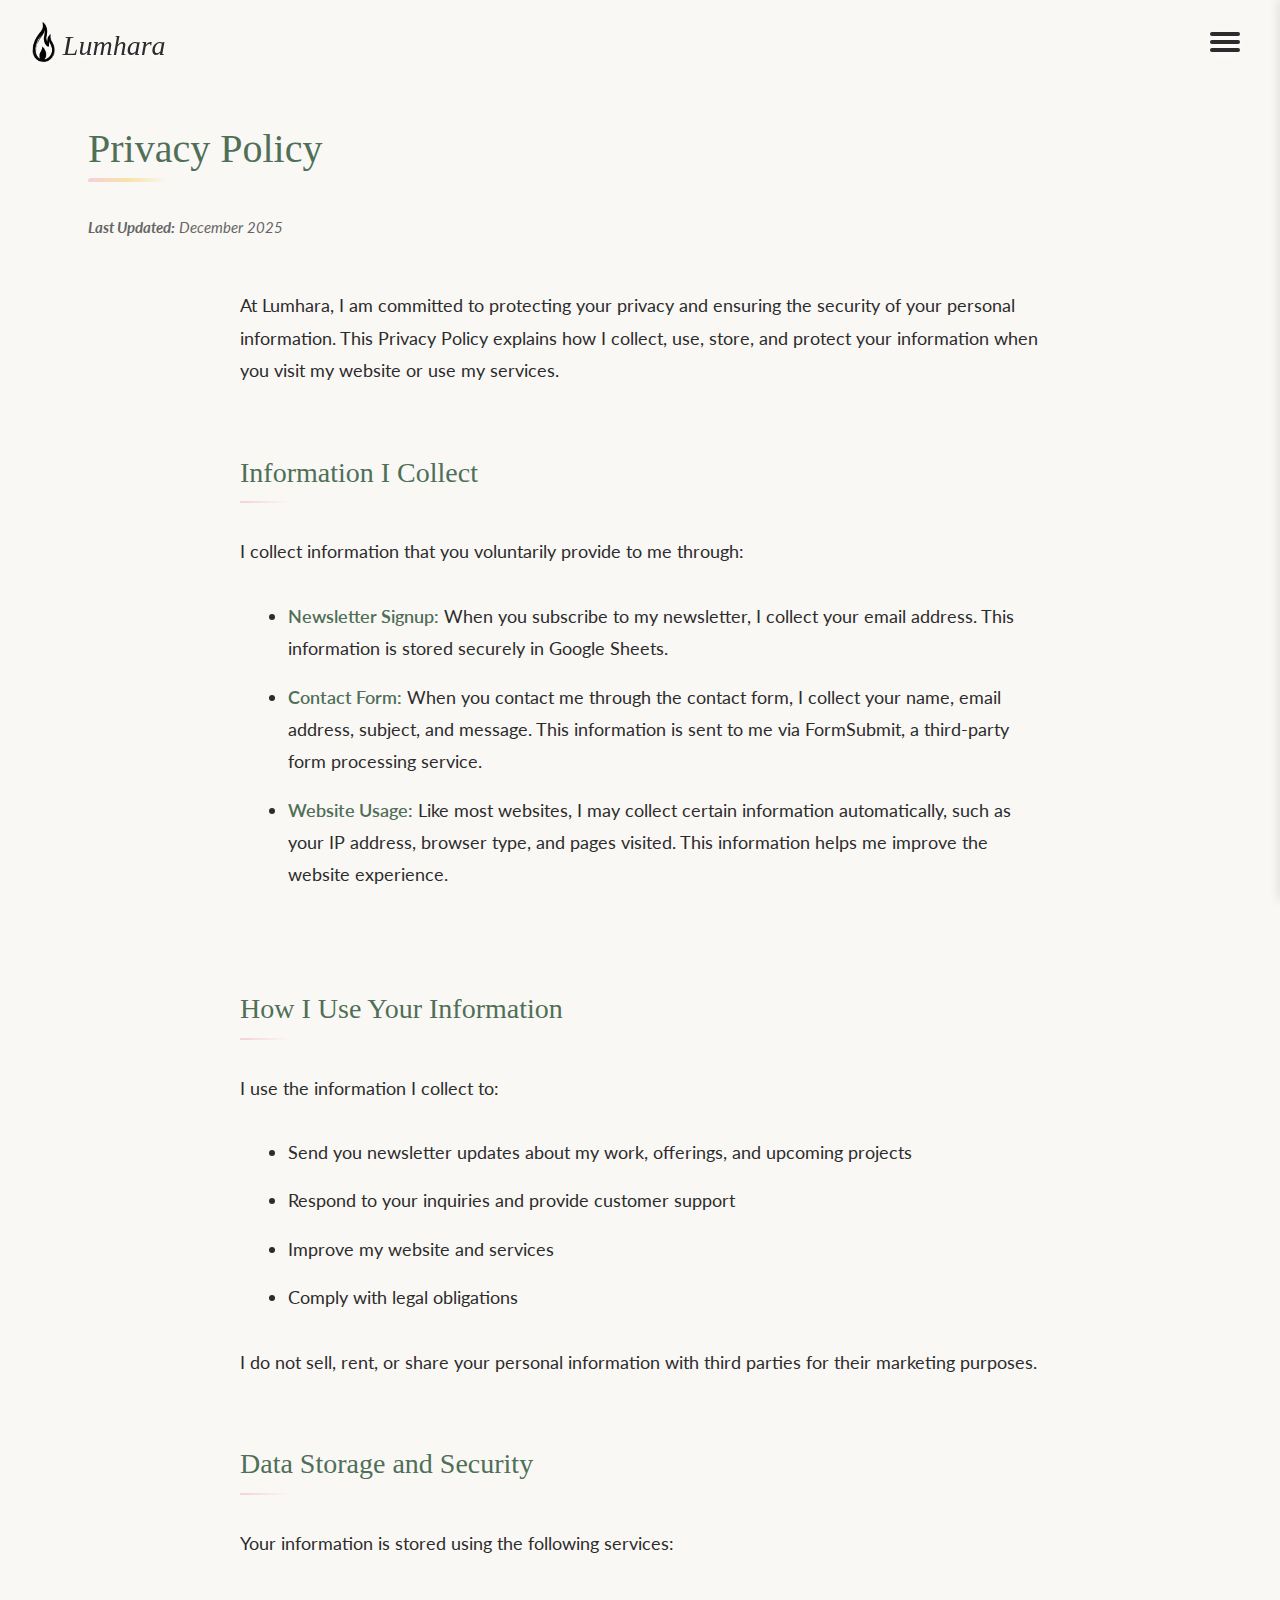
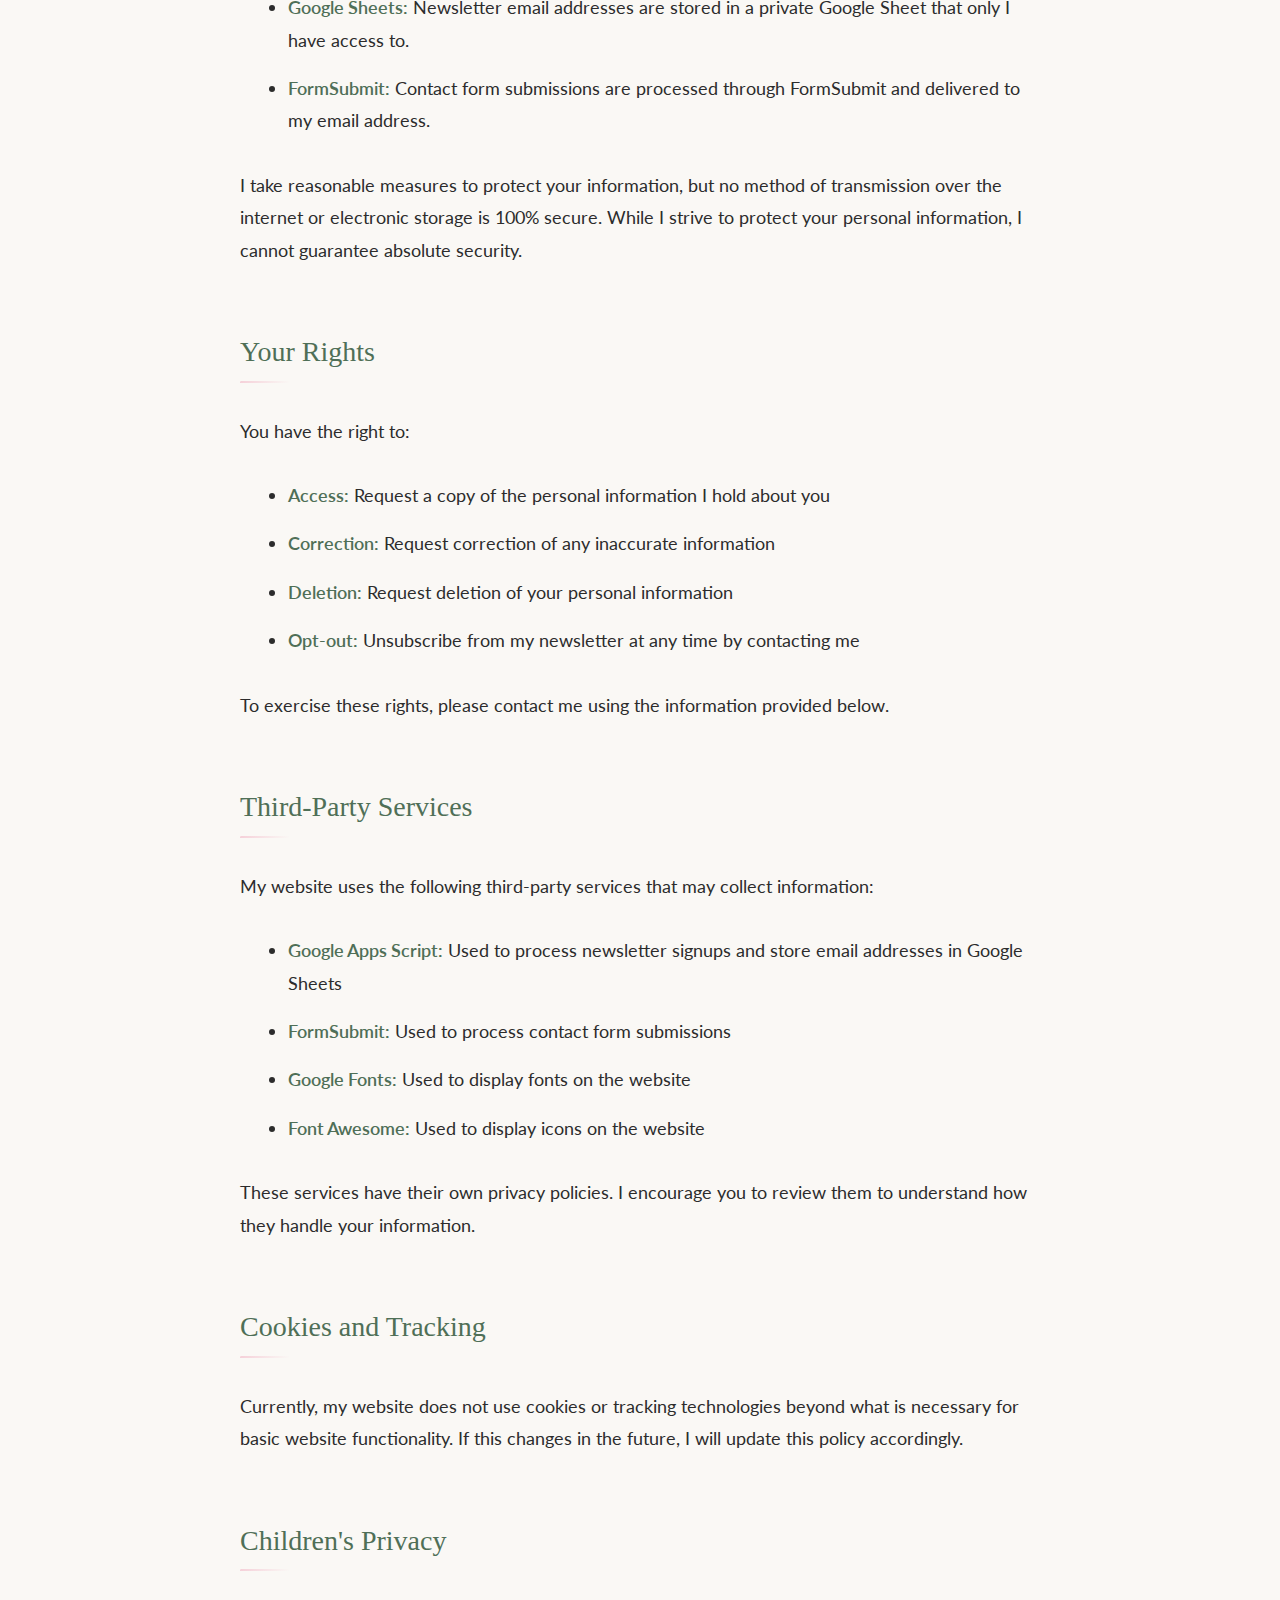
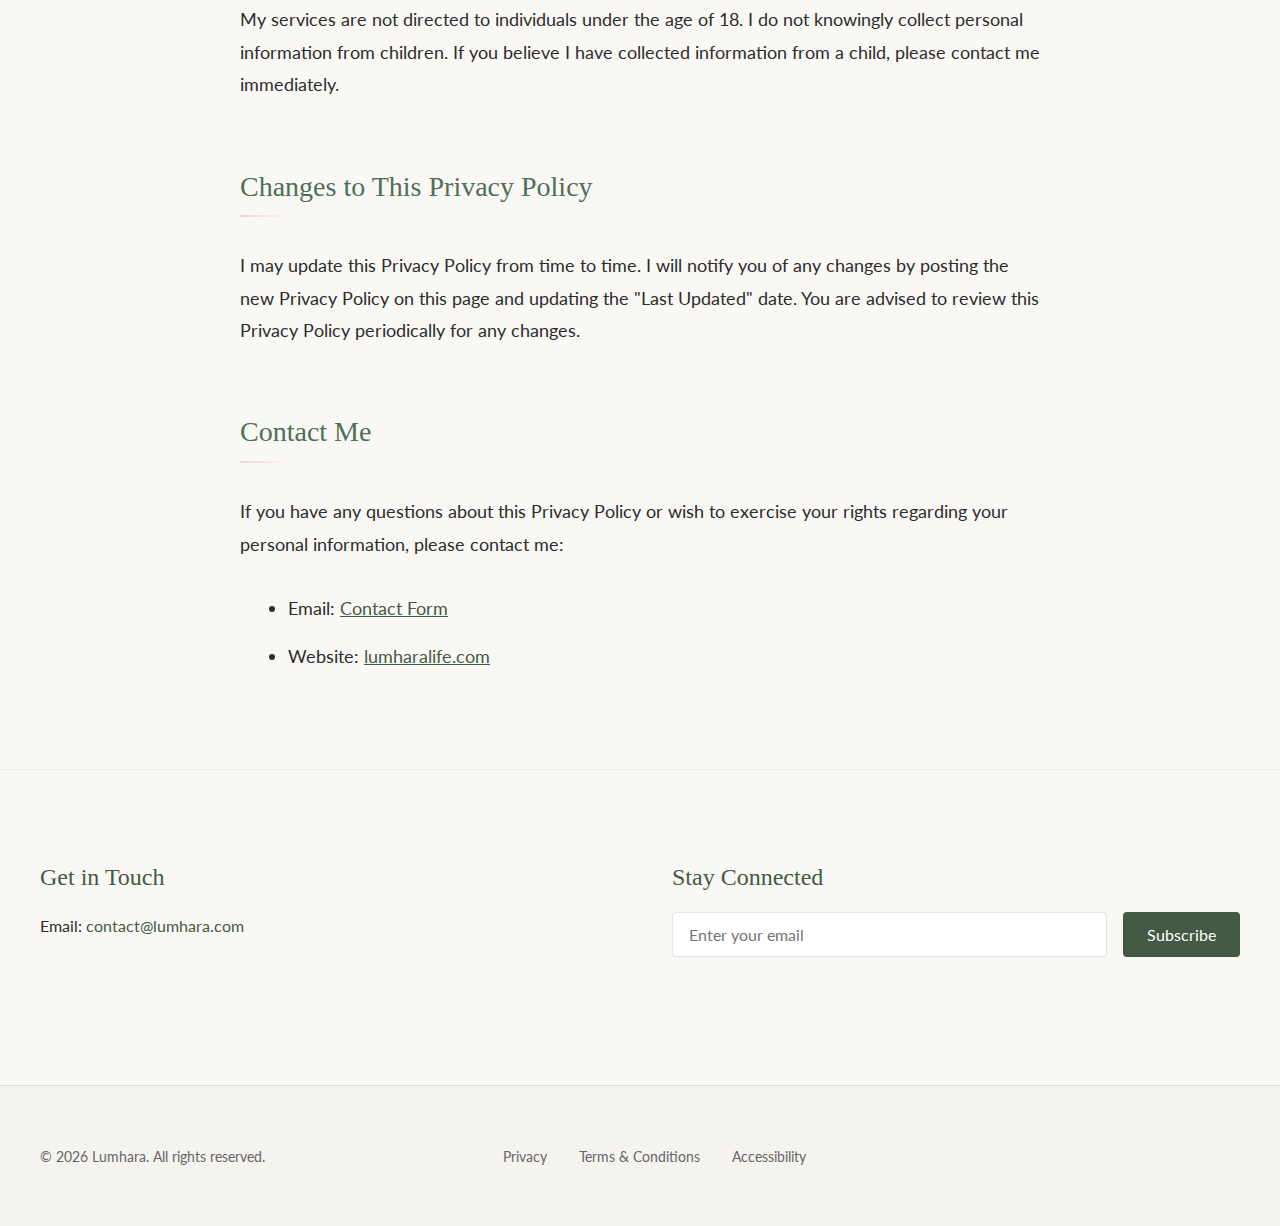
<file: privacy.html>
<!DOCTYPE html>
<html lang="en">
<head>
    <meta charset="UTF-8">
    <meta name="viewport" content="width=device-width, initial-scale=1.0">
    <meta name="description" content="Privacy Policy for Lumhara - Learn how we collect, use, and protect your personal information.">
    <title>Privacy Policy - Lumhara</title>
    <link rel="preconnect" href="https://fonts.googleapis.com">
    <link rel="preconnect" href="https://fonts.gstatic.com" crossorigin>
    <link href="https://fonts.googleapis.com/css2?family=Lato:wght@300;400;700&display=swap" rel="stylesheet">
    <link rel="stylesheet" href="https://cdnjs.cloudflare.com/ajax/libs/font-awesome/6.5.1/css/all.min.css" integrity="sha512-DTOQO9RWCH3ppGqcWaEA1BIZOC6xxalwEsw9c2QQeAIftl+Vegovlnee1c9QX4TctnWMn13TZye+giMm8e2LwA==" crossorigin="anonymous" referrerpolicy="no-referrer" />
    <link rel="stylesheet" href="css/styles.css">
</head>
<body>
    <header>
        <lumhara-header></lumhara-header>
    </header>

    <main>
        <section id="privacy-policy">
            <h1>Privacy Policy</h1>
            <p class="policy-intro"><strong>Last Updated:</strong> December 2025</p>
            
            <div class="policy-content">
                <p>At Lumhara, I am committed to protecting your privacy and ensuring the security of your personal information. This Privacy Policy explains how I collect, use, store, and protect your information when you visit my website or use my services.</p>
                
                <h2>Information I Collect</h2>
                <p>I collect information that you voluntarily provide to me through:</p>
                <ul>
                    <li><strong>Newsletter Signup:</strong> When you subscribe to my newsletter, I collect your email address. This information is stored securely in Google Sheets.</li>
                    <li><strong>Contact Form:</strong> When you contact me through the contact form, I collect your name, email address, subject, and message. This information is sent to me via FormSubmit, a third-party form processing service.</li>
                    <li><strong>Website Usage:</strong> Like most websites, I may collect certain information automatically, such as your IP address, browser type, and pages visited. This information helps me improve the website experience.</li>
                </ul>
                
                <h2>How I Use Your Information</h2>
                <p>I use the information I collect to:</p>
                <ul>
                    <li>Send you newsletter updates about my work, offerings, and upcoming projects</li>
                    <li>Respond to your inquiries and provide customer support</li>
                    <li>Improve my website and services</li>
                    <li>Comply with legal obligations</li>
                </ul>
                <p>I do not sell, rent, or share your personal information with third parties for their marketing purposes.</p>
                
                <h2>Data Storage and Security</h2>
                <p>Your information is stored using the following services:</p>
                <ul>
                    <li><strong>Google Sheets:</strong> Newsletter email addresses are stored in a private Google Sheet that only I have access to.</li>
                    <li><strong>FormSubmit:</strong> Contact form submissions are processed through FormSubmit and delivered to my email address.</li>
                </ul>
                <p>I take reasonable measures to protect your information, but no method of transmission over the internet or electronic storage is 100% secure. While I strive to protect your personal information, I cannot guarantee absolute security.</p>
                
                <h2>Your Rights</h2>
                <p>You have the right to:</p>
                <ul>
                    <li><strong>Access:</strong> Request a copy of the personal information I hold about you</li>
                    <li><strong>Correction:</strong> Request correction of any inaccurate information</li>
                    <li><strong>Deletion:</strong> Request deletion of your personal information</li>
                    <li><strong>Opt-out:</strong> Unsubscribe from my newsletter at any time by contacting me</li>
                </ul>
                <p>To exercise these rights, please contact me using the information provided below.</p>
                
                <h2>Third-Party Services</h2>
                <p>My website uses the following third-party services that may collect information:</p>
                <ul>
                    <li><strong>Google Apps Script:</strong> Used to process newsletter signups and store email addresses in Google Sheets</li>
                    <li><strong>FormSubmit:</strong> Used to process contact form submissions</li>
                    <li><strong>Google Fonts:</strong> Used to display fonts on the website</li>
                    <li><strong>Font Awesome:</strong> Used to display icons on the website</li>
                </ul>
                <p>These services have their own privacy policies. I encourage you to review them to understand how they handle your information.</p>
                
                <h2>Cookies and Tracking</h2>
                <p>Currently, my website does not use cookies or tracking technologies beyond what is necessary for basic website functionality. If this changes in the future, I will update this policy accordingly.</p>
                
                <h2>Children's Privacy</h2>
                <p>My services are not directed to individuals under the age of 18. I do not knowingly collect personal information from children. If you believe I have collected information from a child, please contact me immediately.</p>
                
                <h2>Changes to This Privacy Policy</h2>
                <p>I may update this Privacy Policy from time to time. I will notify you of any changes by posting the new Privacy Policy on this page and updating the "Last Updated" date. You are advised to review this Privacy Policy periodically for any changes.</p>
                
                <h2>Contact Me</h2>
                <p>If you have any questions about this Privacy Policy or wish to exercise your rights regarding your personal information, please contact me:</p>
                <ul>
                    <li>Email: <a href="contact.html">Contact Form</a></li>
                    <li>Website: <a href="index.html">lumharalife.com</a></li>
                </ul>
            </div>
        </section>
    </main>

    <lumhara-footer></lumhara-footer>

    <script type="module" src="js/lumhara-header.js"></script>
    <script type="module" src="js/lumhara-nav-menu.js"></script>
    <script type="module" src="js/lumhara-footer.js"></script>
</body>
</html>
</file>
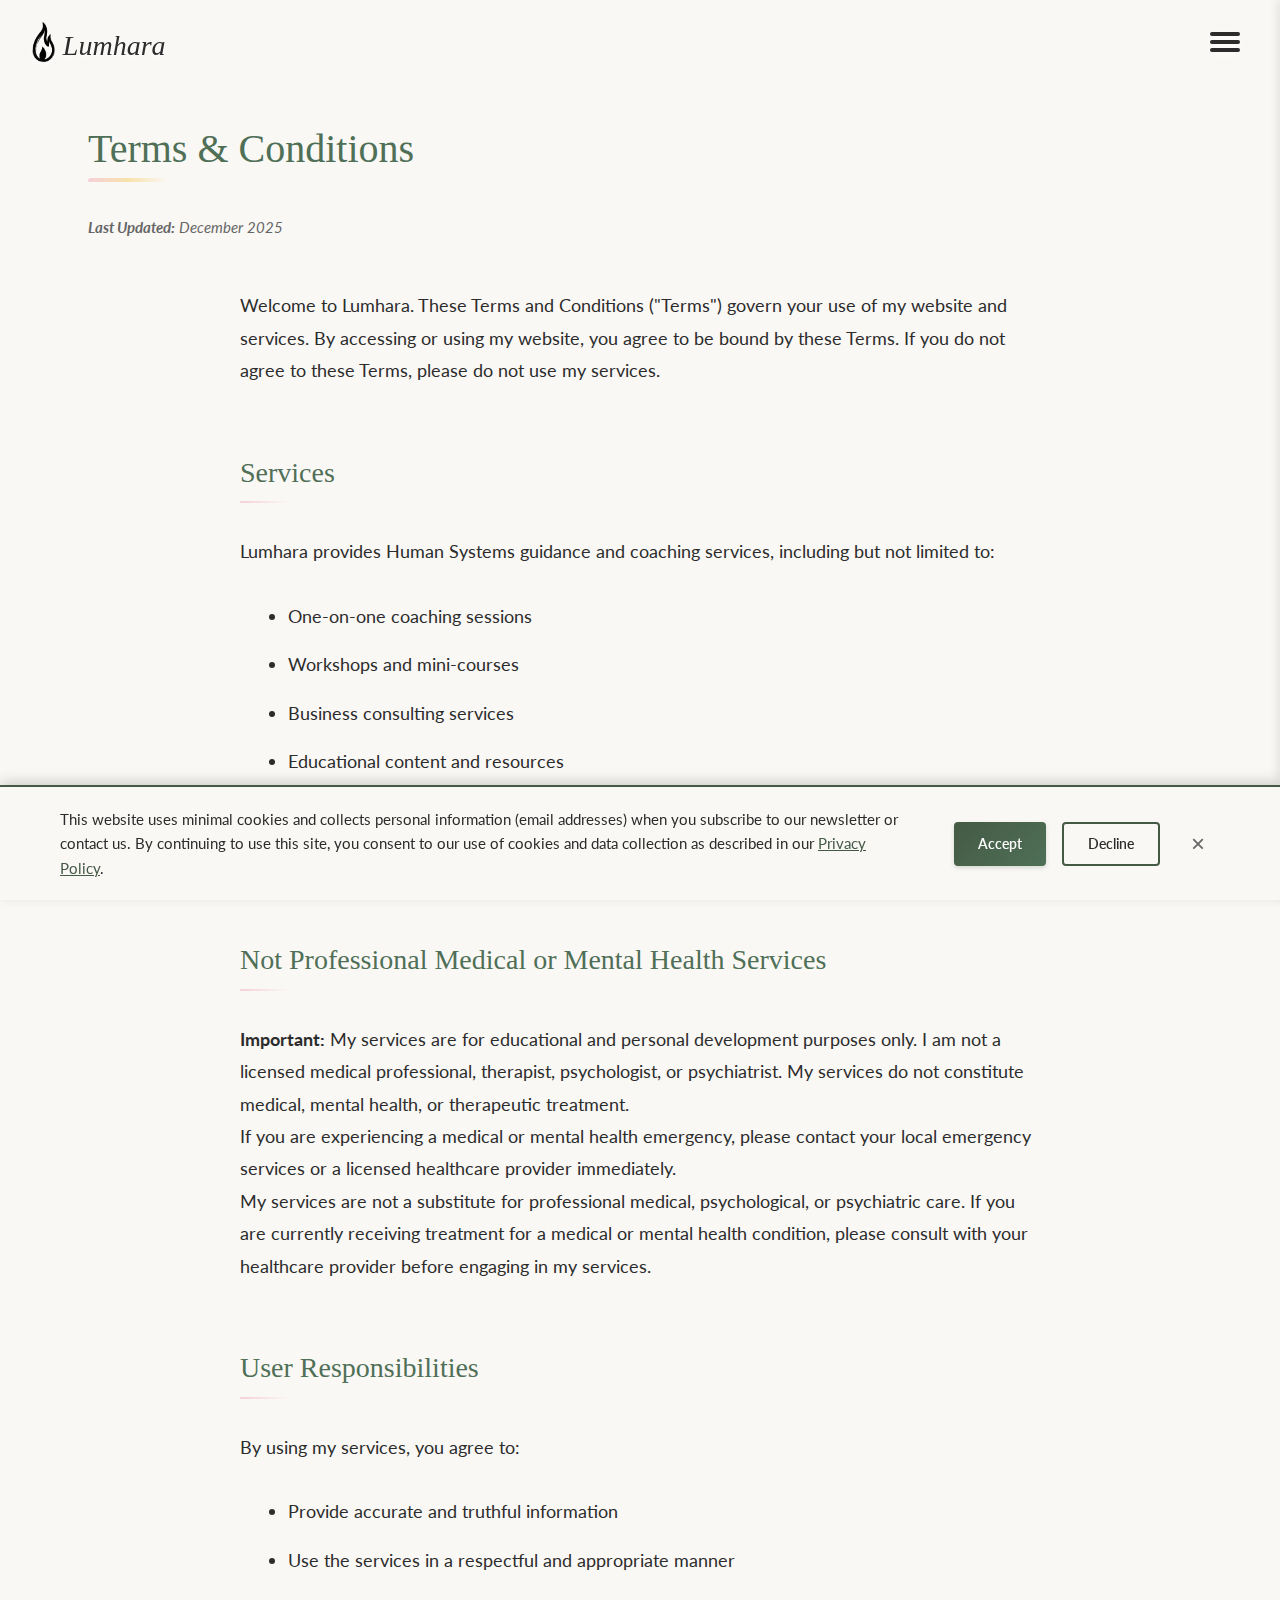
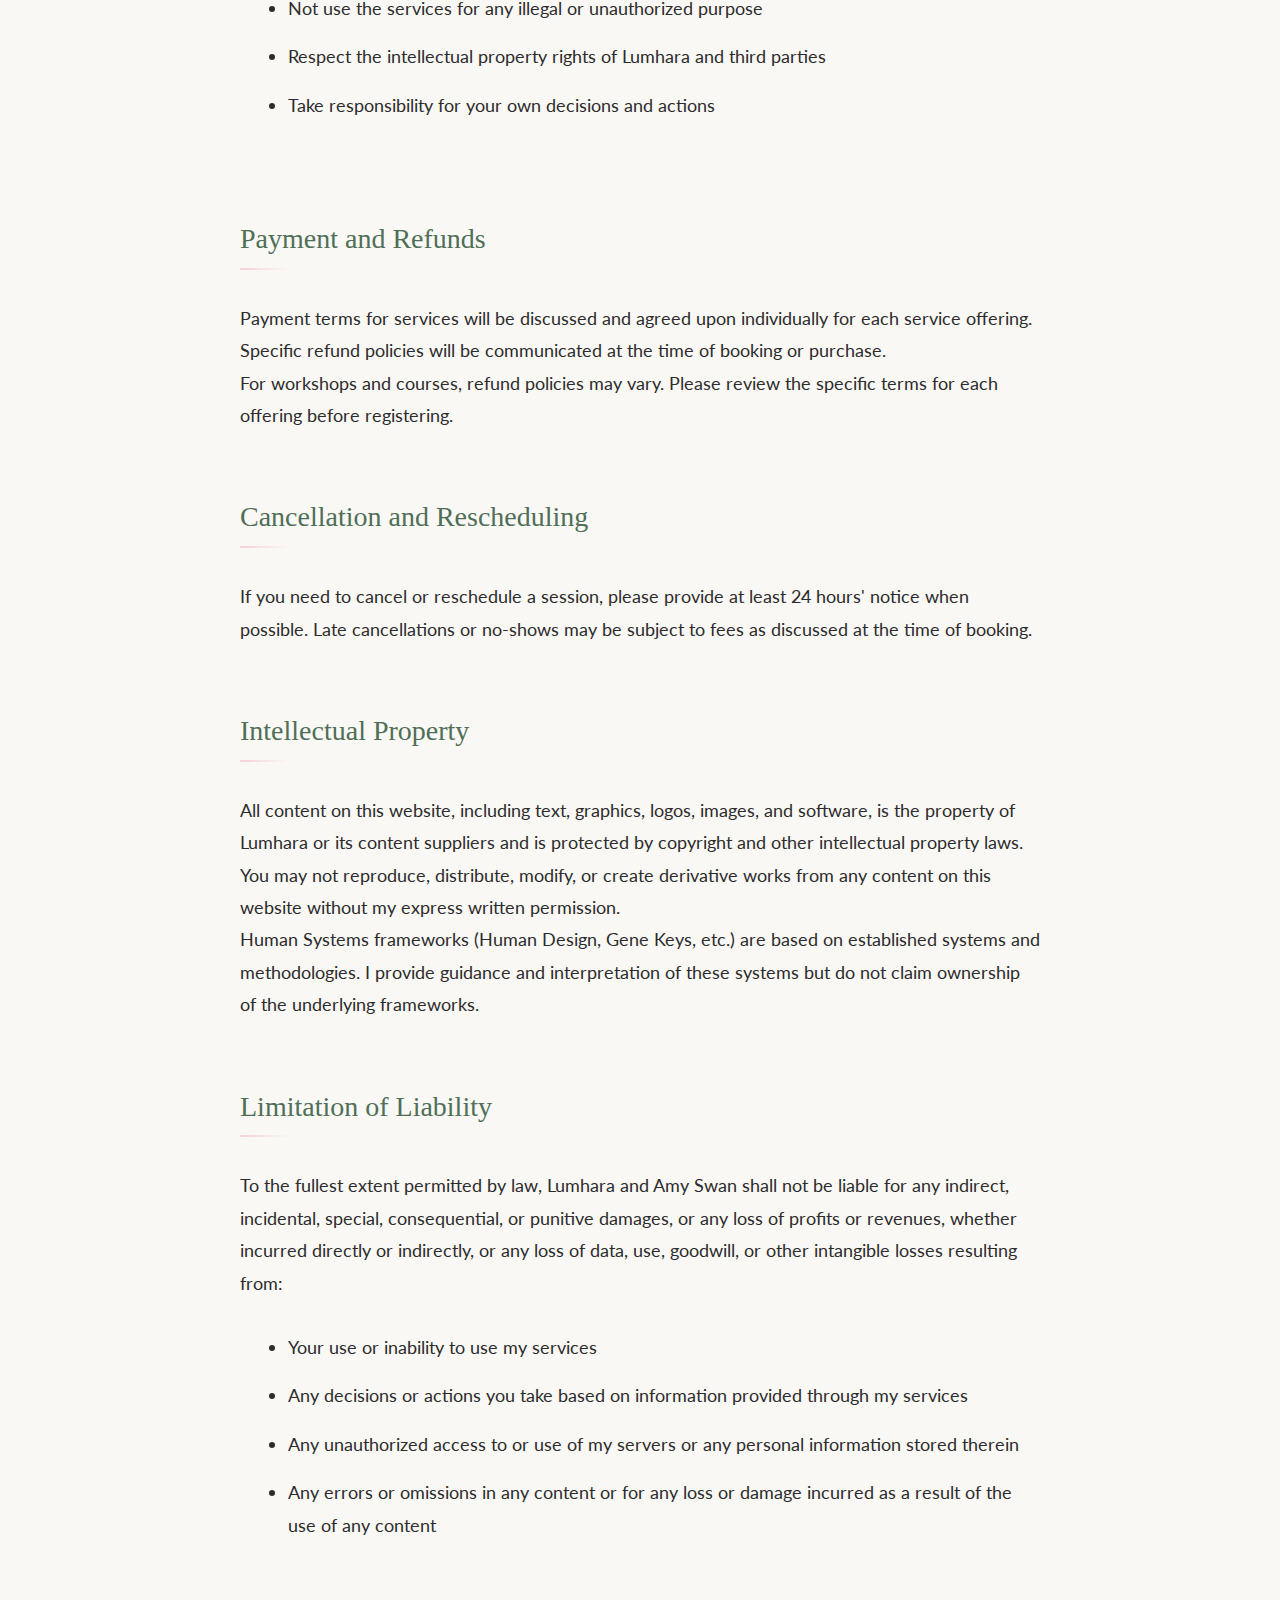
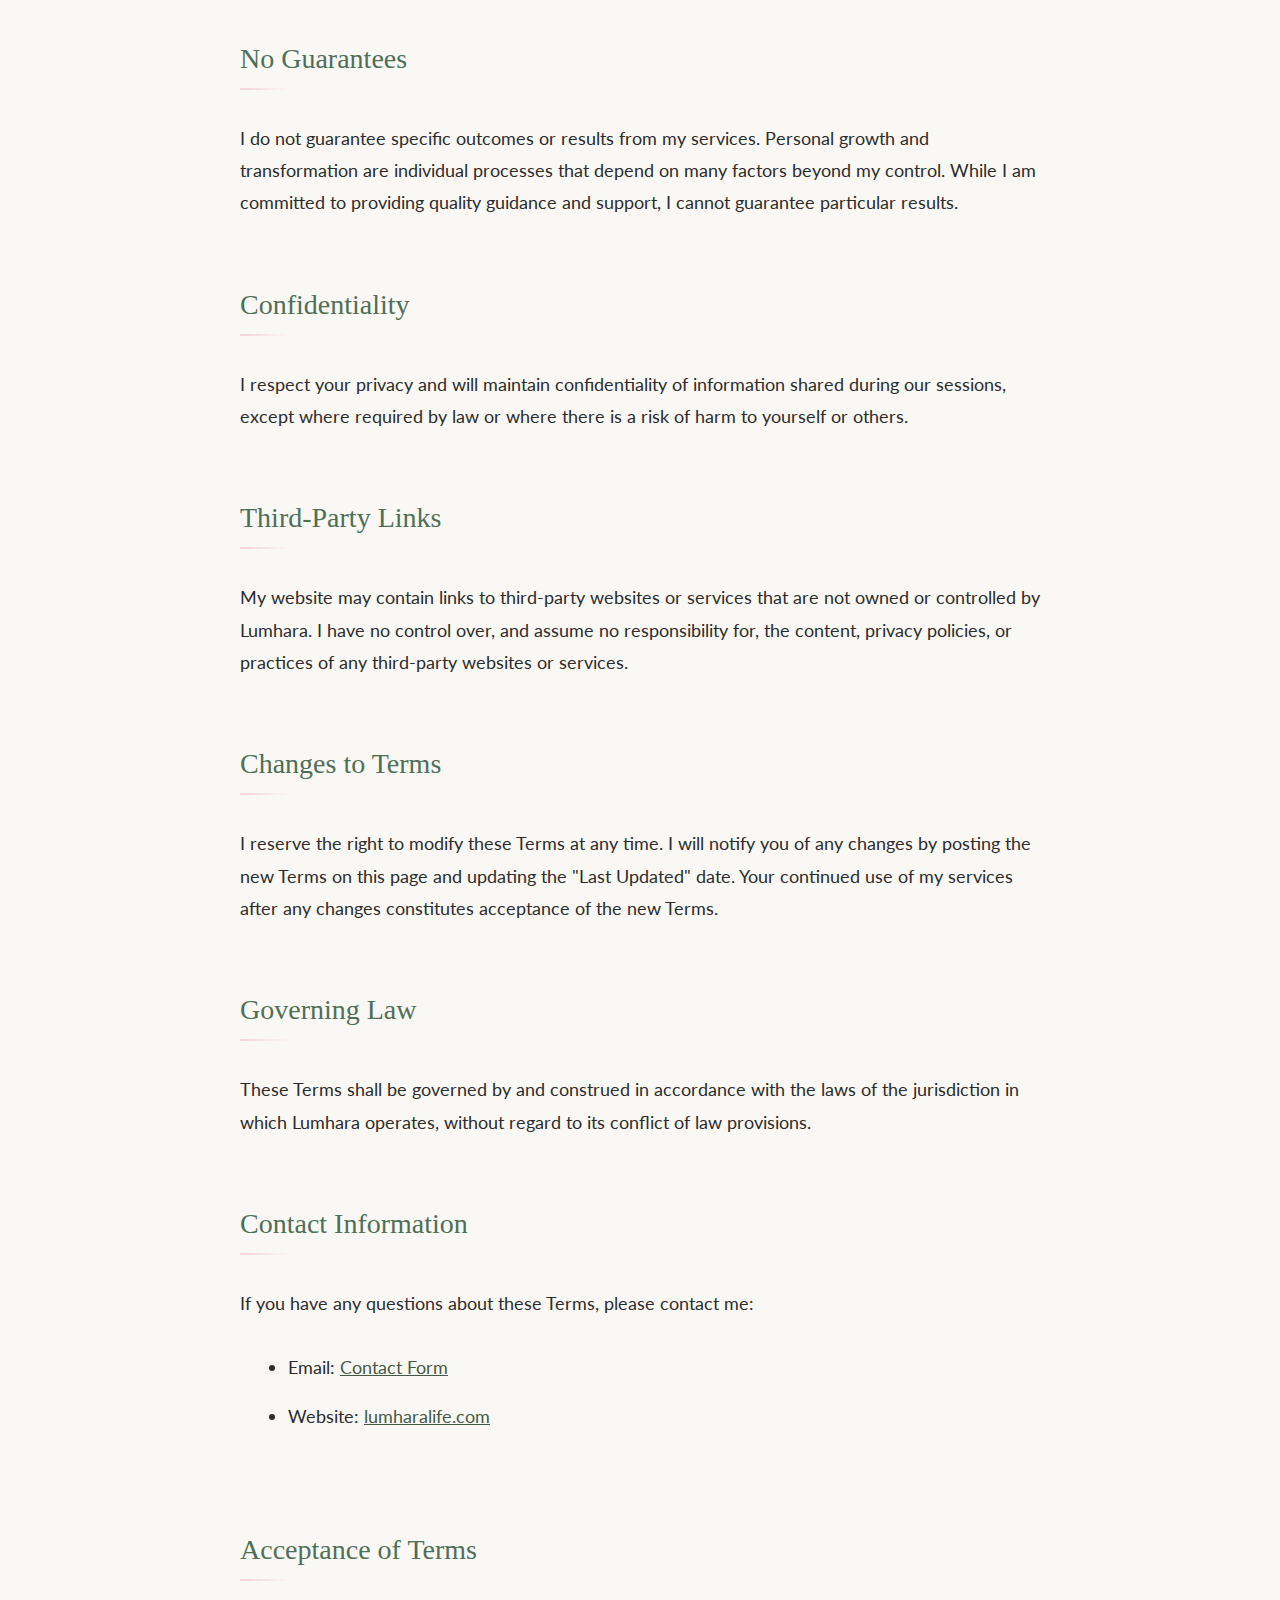
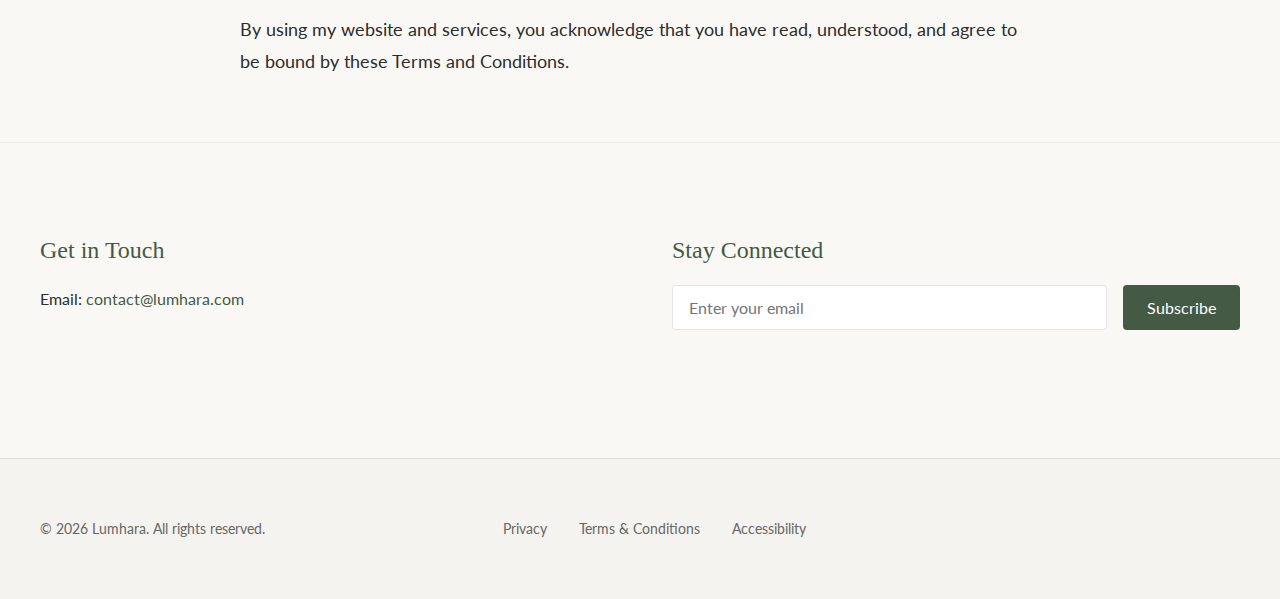
<file: terms.html>
<!DOCTYPE html>
<html lang="en">
<head>
    <meta charset="UTF-8">
    <meta name="viewport" content="width=device-width, initial-scale=1.0">
    <meta name="description" content="Terms and Conditions for Lumhara - Human Systems Guide & Coach services.">
    <link rel="canonical" href="https://lumharalife.com/terms.html">
    <!-- Favicon -->
    <link rel="icon" type="image/png" href="assets/images/lumhara_logo_square.png">
    <link rel="apple-touch-icon" href="assets/images/lumhara_logo_square.png">
    <title>Terms & Conditions - Lumhara</title>
    <link rel="preconnect" href="https://fonts.googleapis.com">
    <link rel="preconnect" href="https://fonts.gstatic.com" crossorigin>
    <link href="https://fonts.googleapis.com/css2?family=Lato:wght@300;400;700&display=swap" rel="stylesheet">
    <link rel="stylesheet" href="https://cdnjs.cloudflare.com/ajax/libs/font-awesome/6.5.1/css/all.min.css" integrity="sha512-DTOQO9RWCH3ppGqcWaEA1BIZOC6xxalwEsw9c2QQeAIftl+Vegovlnee1c9QX4TctnWMn13TZye+giMm8e2LwA==" crossorigin="anonymous" referrerpolicy="no-referrer" />
    <link rel="stylesheet" href="css/styles.css">
</head>
<body>
    <a href="#main-content" class="skip-link">Skip to main content</a>
    <header>
        <lumhara-header></lumhara-header>
    </header>

    <main id="main-content">
        <section id="terms">
            <h1>Terms & Conditions</h1>
            <p class="terms-intro"><strong>Last Updated:</strong> December 2025</p>
            
            <div class="terms-content">
                <p>Welcome to Lumhara. These Terms and Conditions ("Terms") govern your use of my website and services. By accessing or using my website, you agree to be bound by these Terms. If you do not agree to these Terms, please do not use my services.</p>
                
                <h2>Services</h2>
                <p>Lumhara provides Human Systems guidance and coaching services, including but not limited to:</p>
                <ul>
                    <li>One-on-one coaching sessions</li>
                    <li>Workshops and mini-courses</li>
                    <li>Business consulting services</li>
                    <li>Educational content and resources</li>
                </ul>
                <p>Services are provided based on Human Systems frameworks including Human Design, Gene Keys, Astrology, Enneagram, and related approaches combined with neuroscience-backed tools.</p>
                
                <h2>Not Professional Medical or Mental Health Services</h2>
                <p><strong>Important:</strong> My services are for educational and personal development purposes only. I am not a licensed medical professional, therapist, psychologist, or psychiatrist. My services do not constitute medical, mental health, or therapeutic treatment.</p>
                <p>If you are experiencing a medical or mental health emergency, please contact your local emergency services or a licensed healthcare provider immediately.</p>
                <p>My services are not a substitute for professional medical, psychological, or psychiatric care. If you are currently receiving treatment for a medical or mental health condition, please consult with your healthcare provider before engaging in my services.</p>
                
                <h2>User Responsibilities</h2>
                <p>By using my services, you agree to:</p>
                <ul>
                    <li>Provide accurate and truthful information</li>
                    <li>Use the services in a respectful and appropriate manner</li>
                    <li>Not use the services for any illegal or unauthorized purpose</li>
                    <li>Respect the intellectual property rights of Lumhara and third parties</li>
                    <li>Take responsibility for your own decisions and actions</li>
                </ul>
                
                <h2>Payment and Refunds</h2>
                <p>Payment terms for services will be discussed and agreed upon individually for each service offering. Specific refund policies will be communicated at the time of booking or purchase.</p>
                <p>For workshops and courses, refund policies may vary. Please review the specific terms for each offering before registering.</p>
                
                <h2>Cancellation and Rescheduling</h2>
                <p>If you need to cancel or reschedule a session, please provide at least 24 hours' notice when possible. Late cancellations or no-shows may be subject to fees as discussed at the time of booking.</p>
                
                <h2>Intellectual Property</h2>
                <p>All content on this website, including text, graphics, logos, images, and software, is the property of Lumhara or its content suppliers and is protected by copyright and other intellectual property laws.</p>
                <p>You may not reproduce, distribute, modify, or create derivative works from any content on this website without my express written permission.</p>
                <p>Human Systems frameworks (Human Design, Gene Keys, etc.) are based on established systems and methodologies. I provide guidance and interpretation of these systems but do not claim ownership of the underlying frameworks.</p>
                
                <h2>Limitation of Liability</h2>
                <p>To the fullest extent permitted by law, Lumhara and Amy Swan shall not be liable for any indirect, incidental, special, consequential, or punitive damages, or any loss of profits or revenues, whether incurred directly or indirectly, or any loss of data, use, goodwill, or other intangible losses resulting from:</p>
                <ul>
                    <li>Your use or inability to use my services</li>
                    <li>Any decisions or actions you take based on information provided through my services</li>
                    <li>Any unauthorized access to or use of my servers or any personal information stored therein</li>
                    <li>Any errors or omissions in any content or for any loss or damage incurred as a result of the use of any content</li>
                </ul>
                
                <h2>No Guarantees</h2>
                <p>I do not guarantee specific outcomes or results from my services. Personal growth and transformation are individual processes that depend on many factors beyond my control. While I am committed to providing quality guidance and support, I cannot guarantee particular results.</p>
                
                <h2>Confidentiality</h2>
                <p>I respect your privacy and will maintain confidentiality of information shared during our sessions, except where required by law or where there is a risk of harm to yourself or others.</p>
                
                <h2>Third-Party Links</h2>
                <p>My website may contain links to third-party websites or services that are not owned or controlled by Lumhara. I have no control over, and assume no responsibility for, the content, privacy policies, or practices of any third-party websites or services.</p>
                
                <h2>Changes to Terms</h2>
                <p>I reserve the right to modify these Terms at any time. I will notify you of any changes by posting the new Terms on this page and updating the "Last Updated" date. Your continued use of my services after any changes constitutes acceptance of the new Terms.</p>
                
                <h2>Governing Law</h2>
                <p>These Terms shall be governed by and construed in accordance with the laws of the jurisdiction in which Lumhara operates, without regard to its conflict of law provisions.</p>
                
                <h2>Contact Information</h2>
                <p>If you have any questions about these Terms, please contact me:</p>
                <ul>
                    <li>Email: <a href="contact.html">Contact Form</a></li>
                    <li>Website: <a href="index.html">lumharalife.com</a></li>
                </ul>
                
                <h2>Acceptance of Terms</h2>
                <p>By using my website and services, you acknowledge that you have read, understood, and agree to be bound by these Terms and Conditions.</p>
            </div>
        </section>
    </main>

    <lumhara-footer></lumhara-footer>

    <!-- GDPR Cookie Consent Banner -->
    <lumhara-gdpr-banner></lumhara-gdpr-banner>

    <script type="module" src="js/lumhara-header.js"></script>
    <script type="module" src="js/lumhara-nav-menu.js"></script>
    <script type="module" src="js/lumhara-footer.js"></script>
    <script type="module" src="js/lumhara-gdpr-banner.js"></script>
    <script type="module" src="js/lumhara-newsletter.js"></script>
</body>
</html>
</file>
<file: css/styles.css>
/* Base styles and CSS variables */
:root {
    /* Primary colors */
    --color-background: #faf8f5; /* Light cream/off-white */
    --color-accent: #445A44; /* Muted green */
    --color-text: #2c2c2c; /* Dark grey for contrast */
    --color-text-light: #666666;
    
    /* Pink/Rose colors */
    --color-petal-blush: #F2B6C6; /* Warm, gentle pink from the blossoms - nurturing, heart-opening */
    --color-rose-accent: #E6A1B2; /* Softer and slightly deeper; great for accents, buttons, or highlights */
    
    /* Gold */
    --color-inner-light-gold: #F6D37A; /* The glowing "soul light" at the center of the tree - beautiful for CTAs or subtle emphasis */
    
    /* Greens - grounded + calming */
    --color-fresh-leaf-green: #9FC89A; /* Light, spring-like green - ideal for backgrounds or large sections */
    --color-meadow-green: #7FAF7B; /* Grounding and organic; pairs beautifully with white text */
    --color-forest-shadow-green: #4F6F57; /* A deeper anchor color for headings, nav, or footers */
    
    /* Light & Neutral tones */
    --color-sunlit-cream: #FBF5E6; /* Perfect as a primary background instead of stark white */
    --color-warm-mist: #EFE6D8; /* A soft neutral that keeps things airy and elegant */
    
    /* Optional accent (from the stream) */
    --color-soft-water-reflection: #A6C4C9; /* Use sparingly - lovely for dividers, icons, or subtle UI moments */
    
    --spacing-xs: 0.5rem;
    --spacing-sm: 1rem;
    --spacing-md: 2rem;
    --spacing-lg: 3rem;
    --spacing-xl: 4rem;
}

* {
    margin: 0;
    padding: 0;
    box-sizing: border-box;
}

html {
    scroll-behavior: smooth;
}

/* Respect prefers-reduced-motion for smooth scrolling */
@media (prefers-reduced-motion: reduce) {
    html {
        scroll-behavior: auto;
    }
}

body {
    font-family: 'Lato', -apple-system, BlinkMacSystemFont, 'Segoe UI', Roboto, Oxygen, Ubuntu, Cantarell, sans-serif;
    background-color: var(--color-background);
    color: var(--color-text);
    line-height: 1.6;
    overflow-x: hidden;
}

/* Skip to main content link - Accessibility feature */
.skip-link {
    position: absolute;
    top: -100px;
    left: 0;
    z-index: 10000;
    background-color: var(--color-accent, #445A44);
    color: #ffffff;
    padding: 0.75rem 1.5rem;
    text-decoration: none;
    font-family: 'Lato', sans-serif;
    font-weight: 600;
    font-size: 1rem;
    border-radius: 0 0 4px 0;
    transition: top 0.2s ease;
}

.skip-link:focus {
    top: 0;
    outline: 3px solid var(--color-forest-shadow-green, #4F6F57);
    outline-offset: -3px;
}

.skip-link:hover {
    background-color: var(--color-forest-shadow-green, #4F6F57);
}

@media (prefers-reduced-motion: reduce) {
    .skip-link {
        transition: none;
    }
}

/* Header styles */
header {
    position: fixed;
    top: 0;
    left: 0;
    right: 0;
    z-index: 100;
    background-color: transparent;
    min-height: 60px;
    display: block;
    width: 100%;
}

lumhara-header {
    display: block;
    width: 100%;
    min-height: 60px;
}

/* Placeholder section styles */
section {
    padding: var(--spacing-xl) var(--spacing-md);
    min-height: 50vh;
    max-width: 1200px;
    margin: 0 auto;
    position: relative;
    z-index: 1;
}

section h2 {
    font-family: Georgia, 'Times New Roman', serif;
    margin-bottom: var(--spacing-md);
    color: var(--color-forest-shadow-green);
    font-size: 2rem;
    font-weight: 400;
    position: relative;
    display: inline-block;
    padding-bottom: var(--spacing-xs);
}

/* Japanese brushstroke underline effect */
section h2::after {
    content: '';
    position: absolute;
    bottom: 0;
    left: 0;
    width: 60px;
    height: 3px;
    background: linear-gradient(90deg, var(--color-petal-blush) 0%, var(--color-rose-accent) 50%, transparent 100%);
    border-radius: 2px;
    opacity: 0.6;
    transform: skewX(-15deg);
}

section h1 {
    font-family: Georgia, 'Times New Roman', serif;
    margin-bottom: var(--spacing-md);
    color: var(--color-forest-shadow-green);
    font-size: 2.5rem;
    font-weight: 400;
    position: relative;
    display: inline-block;
    padding-bottom: var(--spacing-xs);
    line-height: 1.25;
}

/* Japanese brushstroke underline effect for h1 */
section h1::after {
    content: '';
    position: absolute;
    bottom: 0;
    left: 0;
    width: 80px;
    height: 4px;
    background: linear-gradient(90deg, var(--color-petal-blush) 0%, var(--color-inner-light-gold) 50%, transparent 100%);
    border-radius: 2px;
    opacity: 0.6;
    transform: skewX(-15deg);
}

section p {
    color: var(--color-text);
    font-size: 1.125rem;
    line-height: 1.8;
}

/* Policy, Terms, and Accessibility pages */
#privacy-policy,
#terms,
#accessibility {
    padding-top: calc(var(--spacing-xl) + 60px); /* Account for fixed header */
}

/* Ensure h1 styling matches Contact page */
#privacy-policy h1,
#terms h1,
#accessibility h1 {
    font-family: Georgia, 'Times New Roman', serif;
    margin-bottom: var(--spacing-md);
    color: var(--color-forest-shadow-green);
    font-size: 2.5rem;
    font-weight: 400;
    position: relative;
    display: inline-block;
    padding-bottom: var(--spacing-xs);
}

#privacy-policy h1::after,
#terms h1::after,
#accessibility h1::after {
    content: '';
    position: absolute;
    bottom: 0;
    left: 0;
    width: 80px;
    height: 4px;
    background: linear-gradient(90deg, var(--color-petal-blush) 0%, var(--color-inner-light-gold) 50%, transparent 100%);
    border-radius: 2px;
    opacity: 0.6;
    transform: skewX(-15deg);
}

.policy-intro,
.terms-intro,
.accessibility-intro {
    font-size: 0.95rem;
    color: var(--color-text-light);
    margin-bottom: var(--spacing-lg);
    font-style: italic;
}

.policy-content,
.terms-content,
.accessibility-content {
    max-width: 800px;
    margin: 0 auto;
}

.policy-content h2,
.terms-content h2 {
    font-family: Georgia, 'Times New Roman', serif;
    font-size: 1.75rem;
    color: var(--color-forest-shadow-green);
    margin-top: var(--spacing-xl);
    margin-bottom: var(--spacing-md);
    font-weight: 400;
    position: relative;
    display: inline-block;
    padding-bottom: var(--spacing-xs);
}

.policy-content h2::after,
.terms-content h2::after {
    content: '';
    position: absolute;
    bottom: 0;
    left: 0;
    width: 50px;
    height: 2px;
    background: linear-gradient(90deg, var(--color-petal-blush) 0%, transparent 100%);
    border-radius: 1px;
    opacity: 0.6;
    transform: skewX(-15deg);
}

.policy-content ul,
.terms-content ul {
    margin: var(--spacing-md) 0;
    padding-left: var(--spacing-lg);
    line-height: 1.8;
}

.policy-content li,
.terms-content li {
    margin-bottom: var(--spacing-sm);
    color: var(--color-text);
    font-size: 1.125rem;
}

.policy-content li strong,
.terms-content li strong {
    color: var(--color-forest-shadow-green);
    font-weight: 600;
}

.policy-content a,
.terms-content a {
    color: var(--color-accent);
    text-decoration: underline;
    transition: color 0.2s ease;
}

.policy-content a:hover,
.terms-content a:hover,
.accessibility-content a:hover,
.policy-content a:focus,
.terms-content a:focus,
.accessibility-content a:focus {
    color: var(--color-forest-shadow-green);
    outline: none;
}

.accessibility-intro {
    font-size: 0.95rem;
    color: var(--color-text-light);
    margin-bottom: var(--spacing-lg);
    font-style: italic;
}

.accessibility-content {
    max-width: 800px;
    margin: 0 auto;
}

.accessibility-content h2 {
    font-family: Georgia, 'Times New Roman', serif;
    font-size: 1.75rem;
    color: var(--color-forest-shadow-green);
    margin-top: var(--spacing-xl);
    margin-bottom: var(--spacing-md);
    font-weight: 400;
    position: relative;
    display: inline-block;
    padding-bottom: var(--spacing-xs);
}

.accessibility-content h2::after {
    content: '';
    position: absolute;
    bottom: 0;
    left: 0;
    width: 50px;
    height: 2px;
    background: linear-gradient(90deg, var(--color-petal-blush) 0%, transparent 100%);
    border-radius: 1px;
    opacity: 0.6;
    transform: skewX(-15deg);
}

.accessibility-content ul {
    margin: var(--spacing-md) 0;
    padding-left: var(--spacing-lg);
    line-height: 1.8;
}

.accessibility-content li {
    margin-bottom: var(--spacing-sm);
    color: var(--color-text);
    font-size: 1.125rem;
}

.accessibility-content li strong {
    color: var(--color-forest-shadow-green);
    font-weight: 600;
}

.accessibility-content a {
    color: var(--color-accent);
    text-decoration: underline;
    transition: color 0.2s ease;
}

/* Responsive design */
@media (max-width: 768px) {
    section {
        padding: var(--spacing-lg) var(--spacing-sm);
    }
    
    section h2 {
        font-size: 1.5rem;
    }
}

@media (min-width: 769px) and (max-width: 1024px) {
    section {
        padding: var(--spacing-xl) var(--spacing-md);
    }
}

@media (min-width: 1025px) {
    section {
        padding: var(--spacing-xl) var(--spacing-lg);
    }
}

/* Our Approach section styles */
#my-approach {
    position: relative;
    background-color: var(--color-background);
}

/* Subtle background texture/pattern for approach section with watercolor effect */
#my-approach::before {
    content: '';
    position: absolute;
    top: 0;
    left: 0;
    right: 0;
    bottom: 0;
    background-image: 
        radial-gradient(circle at 20% 30%, rgba(242, 182, 198, 0.04) 0%, transparent 50%),
        radial-gradient(circle at 80% 70%, rgba(159, 200, 154, 0.04) 0%, transparent 50%),
        radial-gradient(ellipse at 50% 50%, rgba(166, 196, 201, 0.03) 0%, transparent 60%);
    pointer-events: none;
    filter: blur(40px);
    z-index: 0;
}

#my-approach > h2 {
    position: relative;
    z-index: 1;
    text-align: center;
    margin-bottom: var(--spacing-xl);
}

.approach-main-content {
    position: relative;
    z-index: 1;
}

/* Main content area with quote and story */
.approach-main-content {
    display: grid;
    grid-template-columns: 1fr;
    gap: var(--spacing-xl);
    margin-top: var(--spacing-xl);
}

.philosophy-quote {
    display: flex;
    flex-direction: column;
    justify-content: center;
    position: relative;
    text-align: center;
    height: 100%;
    max-width: 600px;
    margin: 0 auto;
    background-image: url('../assets/images/yinyang.png');
    background-size: contain;
    background-position: center;
    background-repeat: no-repeat;
    opacity: 1;
}

.philosophy-quote::before {
    content: '';
    position: absolute;
    top: 0;
    left: 0;
    right: 0;
    bottom: 0;
    background-color: rgba(250, 248, 245, 0.9);
    z-index: 0;
    pointer-events: none;
}
.philosophy-quote blockquote {
    margin: 0;
    padding: 2rem 0 0;
    border: none;
    font-style: italic;
    position: relative;
    z-index: 1;
}

.philosophy-quote blockquote:not(:last-child) {
    margin-bottom: var(--spacing-lg);
    padding-bottom: var(--spacing-lg);
    border-bottom: 1px solid rgba(68, 90, 68, 0.1);
}

.philosophy-quote blockquote p {
    font-family: 'Lato', sans-serif;
    font-size: 1.5rem;
    line-height: 1.6;
    color: var(--color-accent);
    margin-bottom: var(--spacing-sm);
    font-weight: 300;
}

.philosophy-quote blockquote cite {
    display: block;
    font-family: 'Lato', sans-serif;
    font-size: 1rem;
    font-style: normal;
    color: var(--color-text-light);
    margin-top: var(--spacing-sm);
    font-weight: 400;
}

.approach-content {
    position: relative;
}

/* Approach intro with headshot - centered layout */
.approach-intro {
    display: grid;
    grid-template-columns: 60% 40%;
    gap: var(--spacing-md);
    align-items: center;
}

.approach-headshot {
    display: flex;
    justify-content: center;
    align-items: center;
    margin-bottom: 0;
    order: 2;
}

.approach-headshot img {
    width: 300px;
    height: 300px;
    border-radius: 50%;
    object-fit: cover;
    object-position: 0 -15px;
    border: 3px solid rgba(68, 90, 68, 0.2);
    box-shadow: 0 4px 12px rgba(0, 0, 0, 0.15);
}

.approach-intro-text {
    width: 100%;
    order: 1;
}

.approach-lead {
    display: flex;
    flex-direction: column;
    height: 100%;
    align-items: center;
    justify-content: center;
    text-align: center;
    font-size: 1.5rem;
    line-height: 1.8;
    margin: 0;
    max-width: 665px;
    width: 100%;
    margin: 0 auto;
}

.approach-lead strong {
    color: var(--color-forest-shadow-green);
    font-weight: 600;
    font-size: 1.5rem;
    line-height: 1.5;
    margin-bottom: var(--spacing-sm);
    max-width: 545px;
}

/* Approach story section */
.approach-story {
    margin-bottom: var(--spacing-lg);
    padding-top: var(--spacing-md);
}

.approach-story p {
    font-size: 1.125rem;
    line-height: 1.8;
    color: var(--color-text);
}

/* Approach summary section */
.approach-summary {
    margin-top: var(--spacing-lg);
    padding-top: var(--spacing-md);
    border-top: 1px solid rgba(68, 90, 68, 0.1);
}

.approach-summary h3 {
    font-family: Georgia, 'Times New Roman', serif;
    font-size: 1.75rem;
    color: var(--color-forest-shadow-green);
    margin-bottom: var(--spacing-md);
    font-weight: 400;
    position: relative;
    display: inline-block;
    padding-bottom: var(--spacing-xs);
}

.approach-summary h3::after {
    content: '';
    position: absolute;
    bottom: 0;
    left: 0;
    width: 50px;
    height: 2px;
    background: linear-gradient(90deg, var(--color-petal-blush) 0%, transparent 100%);
    border-radius: 1px;
    opacity: 0.6;
    transform: skewX(-15deg);
}

.approach-items {
    display: grid;
    grid-template-columns: 1fr;
    gap: var(--spacing-lg);
    margin-top: var(--spacing-md);
    text-align: center;
}

.approach-item img {
    width: 8rem;
    height: 8rem;
    object-fit: contain;
    object-position: center;
    margin-bottom: var(--spacing-sm);
}

.approach-item {
    padding: var(--spacing-md) 0;
    position: relative;
}

.approach-item-header {
    display: flex;
    align-items: center;
    gap: var(--spacing-sm);
    margin-bottom: var(--spacing-sm);
}

.approach-item-header .approach-icon {
    width: 1.5rem;
    height: 1.5rem;
    color: var(--color-accent, #445A44);
    flex-shrink: 0;
    transition: color 0.2s ease, transform 0.2s ease;
}

.approach-item:hover .approach-item-header .approach-icon {
    color: var(--color-forest-shadow-green, #4F6F57);
    transform: scale(1.1);
}

.approach-item h4 {
    font-family: Georgia, 'Times New Roman', serif;
    font-size: 1.25rem;
    color: var(--color-accent);
    margin: 0 0 1rem 0;
    font-weight: 400;
    line-height: 1.3;
}

.approach-item p {
    font-family: 'Lato', sans-serif;
    font-size: 1rem;
    line-height: 1.7;
    color: var(--color-text);
    margin: 0;
    padding-left: calc(1.5rem + var(--spacing-sm));
}

/* Desktop: Enhanced layout */
@media (min-width: 1025px) {
    .approach-main-content {
        grid-template-columns: 40% 1fr;
        gap: var(--spacing-xl);
        align-items: start;
    }
    
    .philosophy-quote {
        text-align: left;
        margin: 0;
    }
    
    .approach-content {
        padding-left: var(--spacing-md);
    }
    
    .approach-items {
        display: grid;
        grid-template-columns: 1fr 1fr 1fr;
        gap: var(--spacing-lg);
    }
    
    .approach-item p {
        padding-left: 0;
    }
}

/* Tablet: Two-column layout */
@media (min-width: 769px) and (max-width: 1024px) {
    .approach-main-content {
        grid-template-columns: 1fr 1fr;
        gap: var(--spacing-lg);
    }
    
    .philosophy-quote {
        text-align: left;
        margin: 0;
    }
    
    .philosophy-quote::before {
        left: -0.5rem;
        transform: none;
    }
    
    .approach-content {
        padding-left: var(--spacing-md);
    }
    
    .approach-intro {
        grid-template-columns: 1fr;
        gap: var(--spacing-lg);
        text-align: center;
    }
    
    .approach-headshot {
        order: 1;
        margin-bottom: var(--spacing-md);
    }
    
    .approach-intro-text {
        order: 2;
    }
    
    .approach-headshot img {
        width: 250px;
        height: 250px;
    }
}

/* Mobile: Stacked layout */
@media (max-width: 768px) {
    .approach-main-content {
        grid-template-columns: 1fr;
        gap: var(--spacing-lg);
    }
    
    .philosophy-quote {
        text-align: center;
    }
    
    .approach-content {
        padding-left: 0;
    }
    
    .philosophy-quote blockquote p {
        font-size: 1.25rem;
    }
    
    .approach-intro {
        grid-template-columns: 1fr;
        gap: var(--spacing-lg);
        text-align: center;
    }
    
    .approach-headshot {
        order: 1;
        margin-bottom: var(--spacing-md);
    }
    
    .approach-intro-text {
        order: 2;
    }
    
    .approach-headshot img {
        width: 250px;
        height: 250px;
    }
    
    .approach-lead {
        font-size: 1.125rem;
    }
    
    .approach-summary h3 {
        font-size: 1.5rem;
    }
    
    .approach-item h4 {
        font-size: 1.125rem;
    }
    
    .approach-item p {
        padding-left: 0;
    }
    
    .approach-item-header .approach-icon {
        width: 1.25rem;
        height: 1.25rem;
    }
}

/* Offerings section styles */
#offerings {
    position: relative;
    background-color: var(--color-background);
}

/* Featured offer styles */
.featured-offer {
    margin-bottom: var(--spacing-xl);
    position: relative;
    background-color: rgba(68, 90, 68, 0.05);
    border: 2px solid var(--color-accent);
    border-radius: 8px;
    box-shadow: 0 4px 6px rgba(0, 0, 0, 0.05);
}

.featured-offer-container {
    display: flex;
    flex-direction: row;
}

.featured-offer::before {
    content: '';
    position: absolute;
    top: 0;
    left: 0;
    width: 100%;
    height: 100%;
    background: radial-gradient(circle, rgba(242, 182, 198, 0.3) 0%, transparent 80%);
}

.featured-offer-content {
    max-width: 100%;
    position: relative;
    z-index: 1;
    flex-basis: 50%;
    padding-right: var(--spacing-lg);
}

.featured-offer-image {
    flex-basis: 50%;
    width: 100%;
}

.featured-offer-image img {
    border-radius: 0 8px 8px 0;
    width: 100%;
    height: 100%;
    object-fit: cover;
    object-position: 10% bottom;
}

.featured-offer h3 {
    font-family: Georgia, 'Times New Roman', serif;
    font-size: 2rem;
    color: var(--color-accent);
    font-weight: 400;
}

.featured-offer h4 {
    margin-bottom: var(--spacing-sm);
    font-size: 1.25rem;
    color: var(--color-text);
    font-weight: 400;
}

.featured-offer-description {
    font-family: 'Lato', sans-serif;
    font-size: 1.125rem;
    line-height: 1.8;
    color: var(--color-text);
    margin-bottom: var(--spacing-md);
}

.featured-offer-details {
    margin-bottom: var(--spacing-md);
}

.featured-offer-details p {
    font-family: 'Lato', sans-serif;
    font-size: 1rem;
    color: var(--color-text);
    margin-bottom: var(--spacing-xs);
    line-height: 1.6;
}

.featured-offer-details p:last-child {
    margin-bottom: 0;
}

.featured-offer-details strong {
    color: var(--color-accent);
    font-weight: 600;
}

/* CTA button styles with watercolor effect */
.cta-button {
    display: inline-block;
    padding: 1.25rem 2rem;
    background: linear-gradient(135deg, var(--color-accent) 0%, var(--color-forest-shadow-green) 100%);
    color: #ffffff;
    text-decoration: none;
    border-radius: 4px;
    font-family: 'Lato', sans-serif;
    font-size: 1rem;
    font-weight: 600;
    transition: all 0.3s ease, transform 0.2s ease;
    border: none;
    cursor: pointer;
    text-align: center;
    position: relative;
    overflow: hidden;
    box-shadow: 0 2px 4px rgba(68, 90, 68, 0.2);
}

/* Subtle watercolor wash on button */
.cta-button::before {
    content: '';
    position: absolute;
    top: 0;
    left: -100%;
    width: 100%;
    height: 100%;
    background: linear-gradient(90deg, transparent, rgba(255, 255, 255, 0.2), transparent);
    transition: left 0.5s ease;
}

.cta-button:hover::before {
    left: 100%;
}

.cta-button:hover {
    background: linear-gradient(135deg, var(--color-meadow-green) 0%, var(--color-accent) 100%);
    transform: translateY(-2px);
    box-shadow: 0 4px 8px rgba(68, 90, 68, 0.3);
}

.cta-button:focus {
    outline: 2px solid var(--color-accent);
    outline-offset: 2px;
}

.cta-button:active {
    transform: translateY(0);
}

/* Offerings grid styles */
.offerings-grid {
    display: grid;
    grid-template-columns: 1fr;
    gap: var(--spacing-lg);
    margin-top: var(--spacing-lg);
}

/* Offering card styles */
.offering-card {
    background-color: rgba(255, 255, 255, 0.85);
    border: 1px solid rgba(68, 90, 68, 0.2);
    border-radius: 8px;
    padding: var(--spacing-md);
    box-shadow: 0 2px 4px rgba(0, 0, 0, 0.05);
    transition: box-shadow 0.3s ease, transform 0.2s ease;
    position: relative;
    overflow: hidden;
    backdrop-filter: blur(10px);
}

/* Watercolor effect on offering cards */
.offering-card::before {
    content: '';
    position: absolute;
    top: -50%;
    right: -20%;
    width: 200%;
    height: 200%;
    background: radial-gradient(circle, rgba(242, 182, 198, 0.08) 0%, transparent 70%);
    pointer-events: none;
    opacity: 0;
    transition: opacity 0.3s ease;
}

.offering-card:hover {
    box-shadow: 0 4px 8px rgba(0, 0, 0, 0.1);
    transform: translateY(-2px);
}

.offering-card:hover::before {
    opacity: 1;
}

.offering-card-content {
    display: flex;
    flex-direction: column;
    height: 100%;
}

.offering-card h3 {
    font-family: Georgia, 'Times New Roman', serif;
    font-size: 1.5rem;
    color: var(--color-accent);
    margin-bottom: var(--spacing-sm);
    font-weight: 400;
}

.offering-description {
    font-family: 'Lato', sans-serif;
    font-size: 1rem;
    line-height: 1.7;
    color: var(--color-text);
    margin-bottom: var(--spacing-md);
    flex-grow: 1;
}

.offering-details {
    margin-bottom: var(--spacing-md);
}

.offering-details p {
    font-family: 'Lato', sans-serif;
    font-size: 0.9rem;
    color: var(--color-text);
    margin-bottom: var(--spacing-xs);
    line-height: 1.6;
}

.offering-details p:last-child {
    margin-bottom: 0;
}

.offering-details strong {
    color: var(--color-accent);
    font-weight: 600;
}

.offering-status {
    color: var(--color-accent);
    font-weight: 600;
    font-size: 0.95rem;
}

.offering-card .cta-button {
    margin-top: auto;
    width: 100%;
    text-align: center;
}

/* Desktop: 2-3 columns for card grid */
@media (min-width: 1025px) {
    .offerings-grid {
        grid-template-columns: repeat(2, 1fr);
        gap: var(--spacing-xl);
    }
    
    .featured-offer-content {
        padding: var(--spacing-md);
    }
    
    .featured-offer h3 {
        font-size: 2.25rem;
        line-height: 1.2;
        margin-bottom: var(--spacing-xs);
    }
}

/* Tablet: 2 columns for card grid */
@media (min-width: 769px) and (max-width: 1024px) {
    .offerings-grid {
        grid-template-columns: repeat(2, 1fr);
        gap: var(--spacing-lg);
    }
}

@media (max-width: 1024px) {
    .featured-offer-container {
        display: flex;
        flex-direction: column;
    }

    .featured-offer-content {
        flex-basis: 100%;
        order: 2;
        padding: var(--spacing-sm) var(--spacing-md) var(--spacing-md) var(--spacing-md);
    }

    .featured-offer-image {
        flex-basis: 100%;
    }

    .featured-offer-image img {
        border-radius: 8px 8px 0 0;
        order: 1;
    }
}

/* Mobile: 1 column (stacked) */
@media (max-width: 768px) {    
    .featured-offer h3 {
        font-size: 1.75rem;
    }
    
    .offering-card {
        padding: var(--spacing-sm);
    }
    
    .offering-card h3 {
        font-size: 1.25rem;
    }
}

/* Coming Soon section styles */
#coming-soon {
    position: relative;
    background-color: var(--color-background);
}

.coming-soon-card {
    position: relative;
    margin-top: var(--spacing-lg);
    padding: var(--spacing-xl);
    background: linear-gradient(135deg, rgba(68, 90, 68, 0.08) 0%, rgba(166, 196, 201, 0.05) 100%);
    border: 2px solid var(--color-accent);
    border-radius: 8px;
    box-shadow: 0 4px 8px rgba(0, 0, 0, 0.08);
}

/* Watercolor effect on coming soon card */
.coming-soon-card::before {
    content: '';
    position: absolute;
    top: 0;
    left: 0;
    width: 100%;
    height: 100%;
    background-image: url('../assets/images/newsletter-bg.png');
    background-size: cover;
    background-position: center;
    background-repeat: no-repeat;
    pointer-events: none;
    z-index: 0;
    opacity: 0.3;
}

.coming-soon-badge {
    position: absolute;
    top: -1rem;
    right: var(--spacing-md);
    background-color: var(--color-accent);
    color: #ffffff;
    padding: 0.5rem 1rem;
    border-radius: 20px;
    font-family: 'Lato', sans-serif;
    font-size: 0.875rem;
    font-weight: 600;
    text-transform: uppercase;
    letter-spacing: 0.5px;
}

.coming-soon-content {
    display: grid;
    grid-template-columns: 1fr;
    gap: var(--spacing-lg);
    align-items: center;
    position: relative;
    z-index: 1;
}

.coming-soon-logo {
    text-align: center;
}

.coming-soon-logo img {
    max-width: 200px;
    width: 100%;
    height: auto;
    display: block;
    margin: 0 auto;
}

.coming-soon-text {
    text-align: center;
}

.coming-soon-card h3 {
    font-family: Georgia, 'Times New Roman', serif;
    font-size: 2.5rem;
    color: var(--color-accent);
    margin-bottom: var(--spacing-md);
    font-weight: 400;
}

.coming-soon-description {
    font-family: 'Lato', sans-serif;
    font-size: 1.125rem;
    line-height: 1.8;
    color: var(--color-text);
    margin-bottom: var(--spacing-lg);
}

.coming-soon-card .cta-button {
    margin: 0 auto;
}

/* Modal styles */
.modal {
    position: fixed;
    top: 0;
    left: 0;
    right: 0;
    bottom: 0;
    z-index: 1000;
    display: flex;
    align-items: center;
    justify-content: center;
    padding: var(--spacing-md);
}

.modal.hidden {
    display: none;
}

.modal-backdrop {
    position: absolute;
    top: 0;
    left: 0;
    right: 0;
    bottom: 0;
    background-color: rgba(0, 0, 0, 0.6);
    cursor: pointer;
}

.modal-container {
    position: relative;
    background-color: #ffffff;
    border-radius: 8px;
    box-shadow: 0 8px 16px rgba(0, 0, 0, 0.2);
    max-width: 800px;
    max-height: 90vh;
    width: 100%;
    z-index: 1001;
    display: flex;
    flex-direction: column;
}

.modal-close {
    position: absolute;
    top: 1rem;
    right: 1rem;
    width: 44px;
    height: 44px;
    background-color: transparent;
    border: 2px solid var(--color-accent);
    border-radius: 50%;
    color: var(--color-accent);
    font-size: 1.5rem;
    line-height: 1;
    cursor: pointer;
    z-index: 1002;
    display: flex;
    align-items: center;
    justify-content: center;
    transition: background-color 0.2s ease, color 0.2s ease, transform 0.1s ease;
}

.modal-close:hover {
    background-color: var(--color-accent);
    color: #ffffff;
}

.modal-close:focus {
    outline: 2px solid var(--color-accent);
    outline-offset: 2px;
}

.modal-close:active {
    transform: scale(0.95);
}

.modal-content {
    padding: var(--spacing-xl);
    overflow: auto;
    max-height: 90vh;
}

.modal-iframe {
    width: 100%;
    min-height: 600px;
    border: none;
    border-radius: 4px;
}

/* Screen reader only class */
.sr-only {
    position: absolute;
    width: 1px;
    height: 1px;
    padding: 0;
    margin: -1px;
    overflow: hidden;
    clip: rect(0, 0, 0, 0);
    white-space: nowrap;
    border-width: 0;
}

/* Modal animations */
@keyframes fadeIn {
    from {
        opacity: 0;
    }
    to {
        opacity: 1;
    }
}

@keyframes fadeOut {
    from {
        opacity: 1;
    }
    to {
        opacity: 0;
    }
}

.modal.fade-in .modal-backdrop,
.modal.fade-in .modal-container {
    animation: fadeIn 0.3s ease-in-out;
}

.modal.fade-out .modal-backdrop,
.modal.fade-out .modal-container {
    animation: fadeOut 0.3s ease-in-out;
}

/* Respect prefers-reduced-motion */
@media (prefers-reduced-motion: reduce) {
    .modal.fade-in .modal-backdrop,
    .modal.fade-in .modal-container,
    .modal.fade-out .modal-backdrop,
    .modal.fade-out .modal-container {
        animation: none;
    }
}

/* Desktop: Two-column layout for coming soon card */
@media (min-width: 1025px) {
    .coming-soon-content {
        grid-template-columns: 1fr 2fr;
        gap: var(--spacing-xl);
        align-items: center;
    }
    
    .coming-soon-logo {
        text-align: left;
    }
    
    .coming-soon-text {
        text-align: left;
    }
    
    .coming-soon-card h3 {
        font-size: 3rem;
    }
    
    .coming-soon-card {
        padding: var(--spacing-xl) var(--spacing-xl);
    }
}

/* Tablet: Adjusted spacing */
@media (min-width: 769px) and (max-width: 1024px) {
    .coming-soon-card {
        padding: var(--spacing-lg);
    }
    
    .coming-soon-card h3 {
        font-size: 2.25rem;
    }
}

/* Mobile: Stacked layout */
@media (max-width: 768px) {
    .coming-soon-card {
        padding: var(--spacing-md);
    }
    
    .coming-soon-card h3 {
        font-size: 2rem;
    }
    
    .coming-soon-logo img {
        max-width: 150px;
    }
    
    .modal-container {
        max-height: 95vh;
        margin: var(--spacing-sm);
    }
    
    .modal-content {
        padding: var(--spacing-md);
    }
    
    .modal-iframe {
        min-height: 500px;
    }
    
    .modal-close {
        top: 0.5rem;
        right: 0.5rem;
        width: 36px;
        height: 36px;
        font-size: 1.25rem;
    }
}

/* Testimonials section styles */
#testimonials {
    position: relative;
    background-color: var(--color-background);
}

.testimonial-video {
    margin-bottom: var(--spacing-xl);
    max-width: 800px;
    margin-left: auto;
    margin-right: auto;
}

.testimonial-video-container {
    position: relative;
    width: 100%;
    padding-bottom: 56.25%; /* 16:9 aspect ratio */
    height: 0;
    overflow: hidden;
    border-radius: 8px;
    box-shadow: 0 4px 8px rgba(0, 0, 0, 0.08);
    background-color: #000;
}

.testimonial-video-iframe {
    position: absolute;
    top: 0;
    left: 0;
    width: 100%;
    height: 100%;
    border: none;
}

.testimonials-grid {
    display: grid;
    grid-template-columns: 1fr;
    gap: var(--spacing-lg);
    margin-top: var(--spacing-lg);
}

.testimonial-card {
    background-color: rgba(255, 255, 255, 0.85);
    padding: var(--spacing-lg);
    border-radius: 8px;
    box-shadow: 0 2px 4px rgba(0, 0, 0, 0.05);
    border: 1px solid rgba(68, 90, 68, 0.1);
    transition: box-shadow 0.3s ease, transform 0.3s ease;
    display: flex;
    flex-direction: column;
    position: relative;
    overflow: hidden;
    backdrop-filter: blur(10px);
}

/* Watercolor effect on testimonial cards */
.testimonial-card::before {
    content: '';
    position: absolute;
    top: -30%;
    left: -10%;
    width: 150%;
    height: 150%;
    background: radial-gradient(circle, rgba(159, 200, 154, 0.06) 0%, transparent 60%);
    pointer-events: none;
    opacity: 0;
    transition: opacity 0.3s ease;
}

.testimonial-card:hover {
    box-shadow: 0 4px 8px rgba(0, 0, 0, 0.1);
    transform: translateY(-2px);
}

.testimonial-card:hover::before {
    opacity: 1;
}

.testimonial-quote {
    margin: 0 0 var(--spacing-md) 0;
    padding: 0;
    border: none;
    font-style: italic;
}

.testimonial-quote p {
    font-family: 'Lato', sans-serif;
    font-size: 1.125rem;
    line-height: 1.8;
    color: var(--color-text);
    margin: 0;
}

.testimonial-author {
    margin-top: auto;
    padding-top: var(--spacing-md);
    border-top: 1px solid rgba(68, 90, 68, 0.1);
}

.testimonial-name {
    font-family: Georgia, 'Times New Roman', serif;
    font-size: 1.125rem;
    color: var(--color-accent);
    margin-bottom: var(--spacing-xs);
    font-weight: 400;
}

.testimonial-title {
    font-family: 'Lato', sans-serif;
    font-size: 0.9rem;
    color: var(--color-text-light);
    margin: 0;
    font-weight: 300;
}

/* Desktop: 2 columns for testimonial grid */
@media (min-width: 1025px) {
    .testimonials-grid {
        grid-template-columns: repeat(2, 1fr);
        gap: var(--spacing-xl);
    }
    
    .testimonial-card {
        padding: var(--spacing-xl);
    }
}

/* Tablet: 2 columns for testimonial grid */
@media (min-width: 769px) and (max-width: 1024px) {
    .testimonials-grid {
        grid-template-columns: repeat(2, 1fr);
        gap: var(--spacing-lg);
    }
    
    .testimonial-card {
        padding: var(--spacing-lg);
    }
}

/* Mobile: 1 column (stacked) */
@media (max-width: 768px) {
    .testimonial-video {
        margin-bottom: var(--spacing-lg);
    }
    
    .testimonial-card {
        padding: var(--spacing-md);
    }
    
    .testimonial-quote p {
        font-size: 1rem;
    }
    
    .testimonial-name {
        font-size: 1rem;
    }
}

/* About Me page styles */
#about-intro {
    padding-top: calc(var(--spacing-xl) + 60px); /* Account for fixed header */
}

.about-intro-content {
    max-width: 1000px;
    margin: 0 auto;
    display: grid;
    grid-template-columns: 1fr;
    gap: var(--spacing-lg);
    align-items: center;
}

.about-intro-image {
    text-align: center;
}

.about-intro-image img {
    max-width: 100%;
    height: auto;
    border-radius: 8px;
    box-shadow: 0 4px 8px rgba(0, 0, 0, 0.1);
    border: 1px solid rgba(68, 90, 68, 0.1);
}

.about-intro-text {
    display: flex;
    flex-direction: column;
    gap: var(--spacing-md);
}

.about-lead {
    font-family: Georgia, 'Times New Roman', serif;
    font-size: 1.5rem;
    line-height: 1.8;
    color: var(--color-accent);
    margin-bottom: var(--spacing-md);
    font-weight: 400;
}

#about-story,
#about-approach,
#about-work,
#about-invitation {
    max-width: 900px;
    margin: 0 auto;
}

.about-story-content,
.about-work-content,
.about-invitation-content {
    max-width: 800px;
    margin: 0 auto;
}

.about-approach-content {
    display: grid;
    gap: var(--spacing-lg);
    margin-top: var(--spacing-md);
}

.about-approach-item {
    background-color: rgba(255, 255, 255, 0.7);
    padding: var(--spacing-lg);
    border-radius: 8px;
    border: 1px solid rgba(68, 90, 68, 0.1);
    box-shadow: 0 2px 4px rgba(0, 0, 0, 0.05);
    position: relative;
    overflow: hidden;
    backdrop-filter: blur(10px);
    transition: transform 0.3s ease, box-shadow 0.3s ease;
}

/* Watercolor effect on approach items */
.about-approach-item::before {
    content: '';
    position: absolute;
    top: -40%;
    left: -20%;
    width: 140%;
    height: 140%;
    background: radial-gradient(circle, rgba(246, 211, 122, 0.08) 0%, transparent 65%);
    pointer-events: none;
    opacity: 0;
    transition: opacity 0.3s ease;
}

.about-approach-item:hover {
    transform: translateY(-2px);
    box-shadow: 0 4px 8px rgba(0, 0, 0, 0.08);
}

.about-approach-item:hover::before {
    opacity: 1;
}

.about-approach-item h3 {
    font-family: Georgia, 'Times New Roman', serif;
    font-size: 1.5rem;
    color: var(--color-accent);
    margin-bottom: var(--spacing-sm);
    font-weight: 400;
    position: relative;
    z-index: 1;
}

/* Brushstroke accent on approach item headings */
.about-approach-item h3::after {
    content: '';
    position: absolute;
    bottom: -0.5rem;
    left: 0;
    width: 40px;
    height: 2px;
    background: linear-gradient(90deg, var(--color-inner-light-gold) 0%, transparent 100%);
    border-radius: 1px;
    opacity: 0.5;
}

.about-approach-item p {
    font-family: 'Lato', sans-serif;
    font-size: 1.125rem;
    line-height: 1.8;
    color: var(--color-text);
    margin: 0;
}

.about-cta {
    font-family: 'Lato', sans-serif;
    font-size: 1.125rem;
    line-height: 1.8;
    color: var(--color-text);
    margin-top: var(--spacing-md);
}

.cta-link {
    color: var(--color-accent);
    text-decoration: underline;
    transition: color 0.2s ease;
}

.cta-link:hover {
    color: var(--color-text);
}

.cta-link:focus {
    outline: 2px solid var(--color-accent);
    outline-offset: 2px;
    border-radius: 2px;
}

/* Desktop: 2-3 columns for approach items */
@media (min-width: 1025px) {
    .about-intro-content {
        grid-template-columns: 1fr 1.5fr;
        gap: var(--spacing-xl);
        align-items: center;
    }
    
    .about-intro-image {
        text-align: left;
    }
    
    .about-intro-image img {
        max-width: 400px;
    }
    
    .about-approach-content {
        gap: var(--spacing-xl);
    }
    
    .about-approach-item {
        padding: var(--spacing-xl);
    }
}

/* Tablet: 2 columns for approach items */
@media (min-width: 769px) and (max-width: 1024px) {
    .about-intro-content {
        grid-template-columns: 1fr 1.5fr;
        gap: var(--spacing-lg);
        align-items: center;
    }
    
    .about-intro-image img {
        max-width: 350px;
    }
    
    .about-approach-content {
        grid-template-columns: repeat(2, 1fr);
        gap: var(--spacing-lg);
    }
}

/* Mobile: 1 column (stacked) */
@media (max-width: 768px) {
    #about-intro {
        padding-top: calc(var(--spacing-lg) + 60px);
    }
    
    .about-lead {
        font-size: 1.25rem;
    }
    
    .about-approach-item {
        padding: var(--spacing-md);
    }
    
    .about-approach-item h3 {
        font-size: 1.25rem;
    }
}

/* Contact section styles */
#contact {
    position: relative;
    background-color: var(--color-background);
    padding-top: calc(var(--spacing-xl) + 60px); /* Account for fixed header */
}

.contact-container {
    max-width: 800px;
    margin: 0 auto;
}

.contact-intro {
    margin-bottom: var(--spacing-xl);
    text-align: center;
}

.contact-intro p {
    font-family: 'Lato', sans-serif;
    font-size: 1.125rem;
    line-height: 1.8;
    color: var(--color-text);
    margin-bottom: var(--spacing-sm);
}

.contact-intro p:last-child {
    margin-bottom: 0;
}

.contact-form {
    background-color: rgba(255, 255, 255, 0.75);
    padding: var(--spacing-xl);
    border-radius: 8px;
    border: 1px solid rgba(68, 90, 68, 0.1);
    box-shadow: 0 2px 4px rgba(0, 0, 0, 0.05);
    position: relative;
    overflow: hidden;
    backdrop-filter: blur(10px);
}

/* Watercolor effect on contact form */
.contact-form::before {
    content: '';
    position: absolute;
    top: -30%;
    left: -10%;
    width: 120%;
    height: 120%;
    background: radial-gradient(circle, rgba(166, 196, 201, 0.05) 0%, transparent 70%);
    pointer-events: none;
    z-index: 0;
}

.form-group {
    margin-bottom: var(--spacing-md);
    position: relative;
    z-index: 1;
}

.form-group label {
    display: block;
    font-family: 'Lato', sans-serif;
    font-size: 1rem;
    font-weight: 600;
    color: var(--color-accent);
    margin-bottom: var(--spacing-xs);
}

.required {
    color: var(--color-accent);
}

.form-group input[type="text"],
.form-group input[type="email"],
.form-group textarea {
    width: 100%;
    padding: 0.75rem 1rem;
    border: 1px solid rgba(68, 90, 68, 0.2);
    border-radius: 4px;
    font-family: 'Lato', sans-serif;
    font-size: 1rem;
    background-color: #ffffff;
    color: var(--color-text);
    transition: border-color 0.2s ease, box-shadow 0.2s ease;
}

.form-group input[type="text"]:focus,
.form-group input[type="email"]:focus,
.form-group textarea:focus {
    outline: none;
    border-color: var(--color-accent);
    box-shadow: 0 0 0 2px rgba(68, 90, 68, 0.1);
}

.form-group textarea {
    resize: vertical;
    min-height: 120px;
}

.contact-form .cta-button {
    width: 100%;
    margin-top: var(--spacing-md);
    padding: 1rem 2rem;
    font-size: 1.125rem;
}

.form-messages {
    margin-bottom: var(--spacing-md);
    padding: var(--spacing-sm);
    border-radius: 4px;
    font-family: 'Lato', sans-serif;
    font-size: 1rem;
    display: none;
}

.form-messages.success {
    display: block;
    background-color: rgba(68, 90, 68, 0.1);
    color: var(--color-accent);
    border: 1px solid var(--color-accent);
}

.form-messages.error {
    display: block;
    background-color: rgba(220, 53, 69, 0.1);
    color: #dc3545;
    border: 1px solid #dc3545;
}

.form-messages.info {
    display: block;
    background-color: rgba(68, 90, 68, 0.1);
    color: var(--color-accent, #445A44);
    border: 1px solid var(--color-accent, #445A44);
}

.contact-form input:disabled,
.contact-form textarea:disabled {
    opacity: 0.6;
    cursor: not-allowed;
    background-color: #f5f5f5;
}

/* Mobile: Adjust contact form */
@media (max-width: 768px) {
    .contact-form {
        padding: var(--spacing-lg);
    }
    
    .contact-intro {
        margin-bottom: var(--spacing-lg);
    }
}

/* Footer component styles are now in the web component's Shadow DOM */
lumhara-footer {
    display: block;
    width: 100%;
}
</file>
